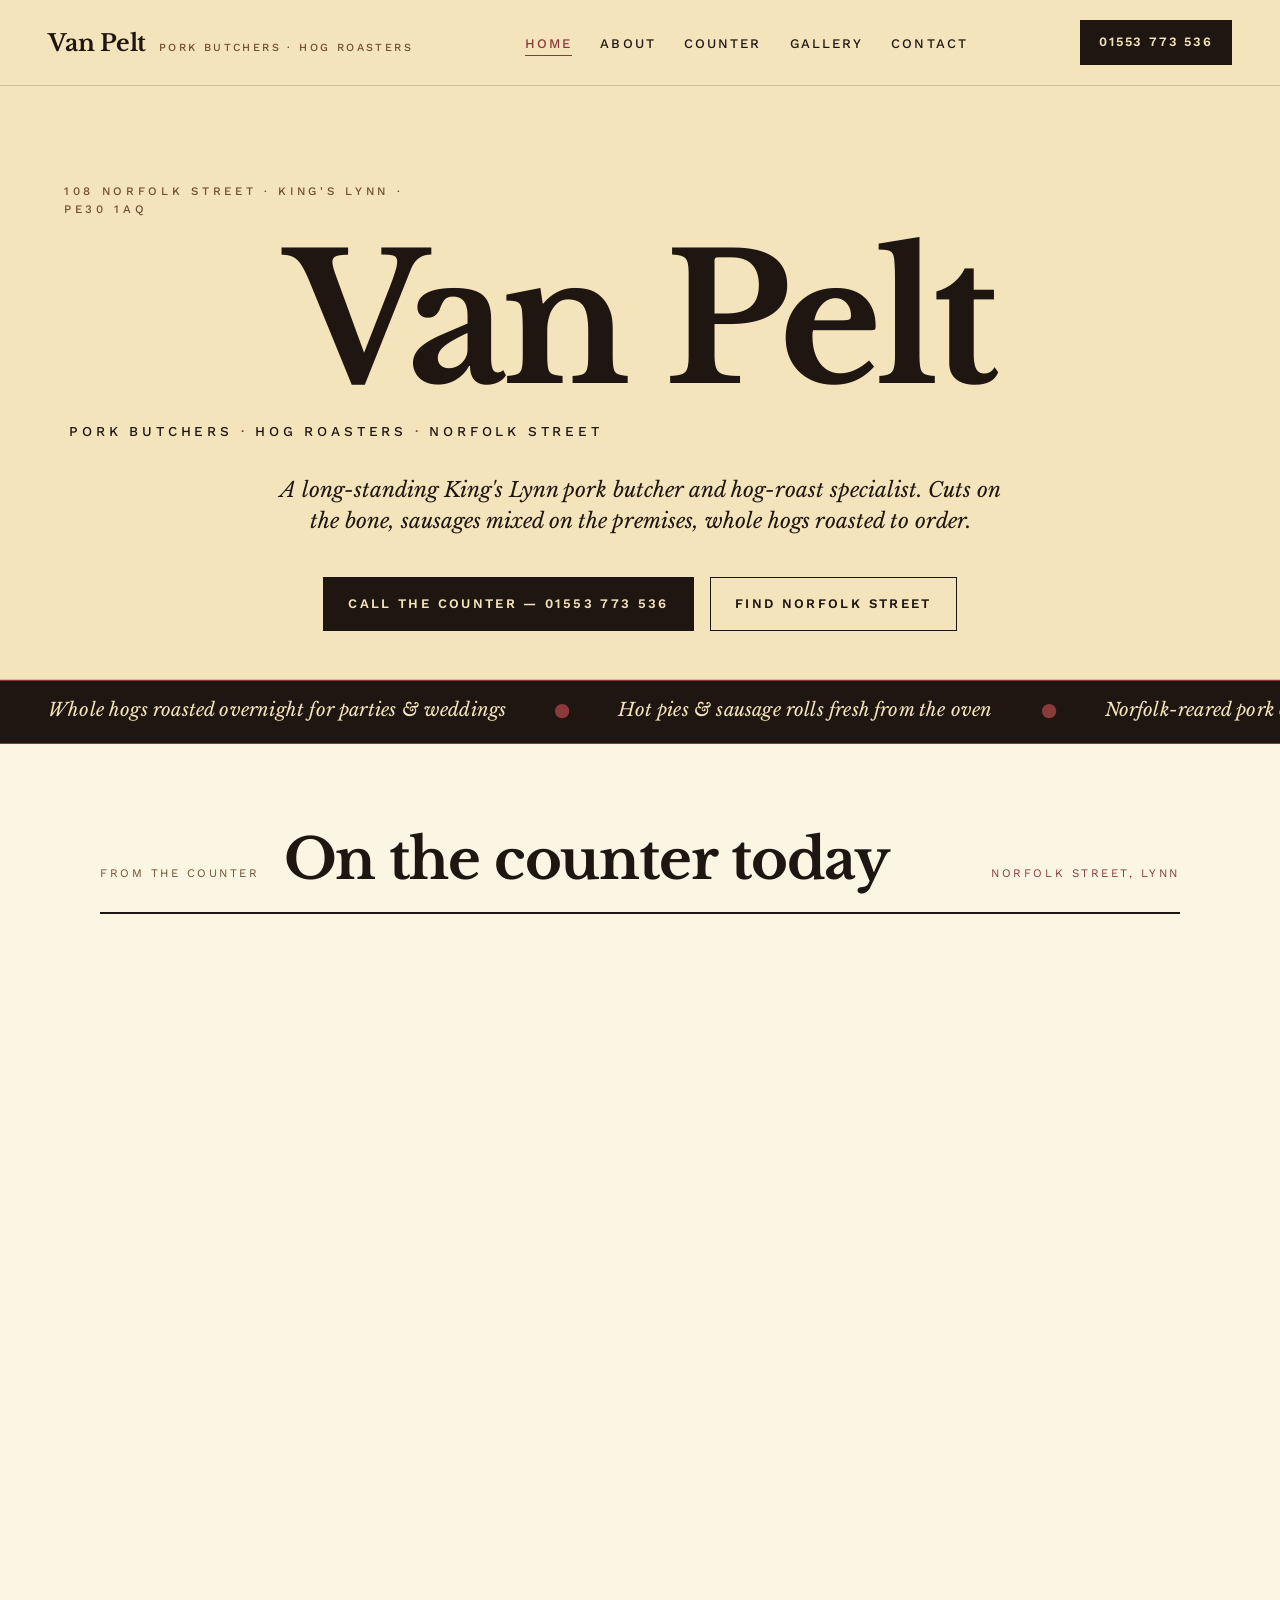
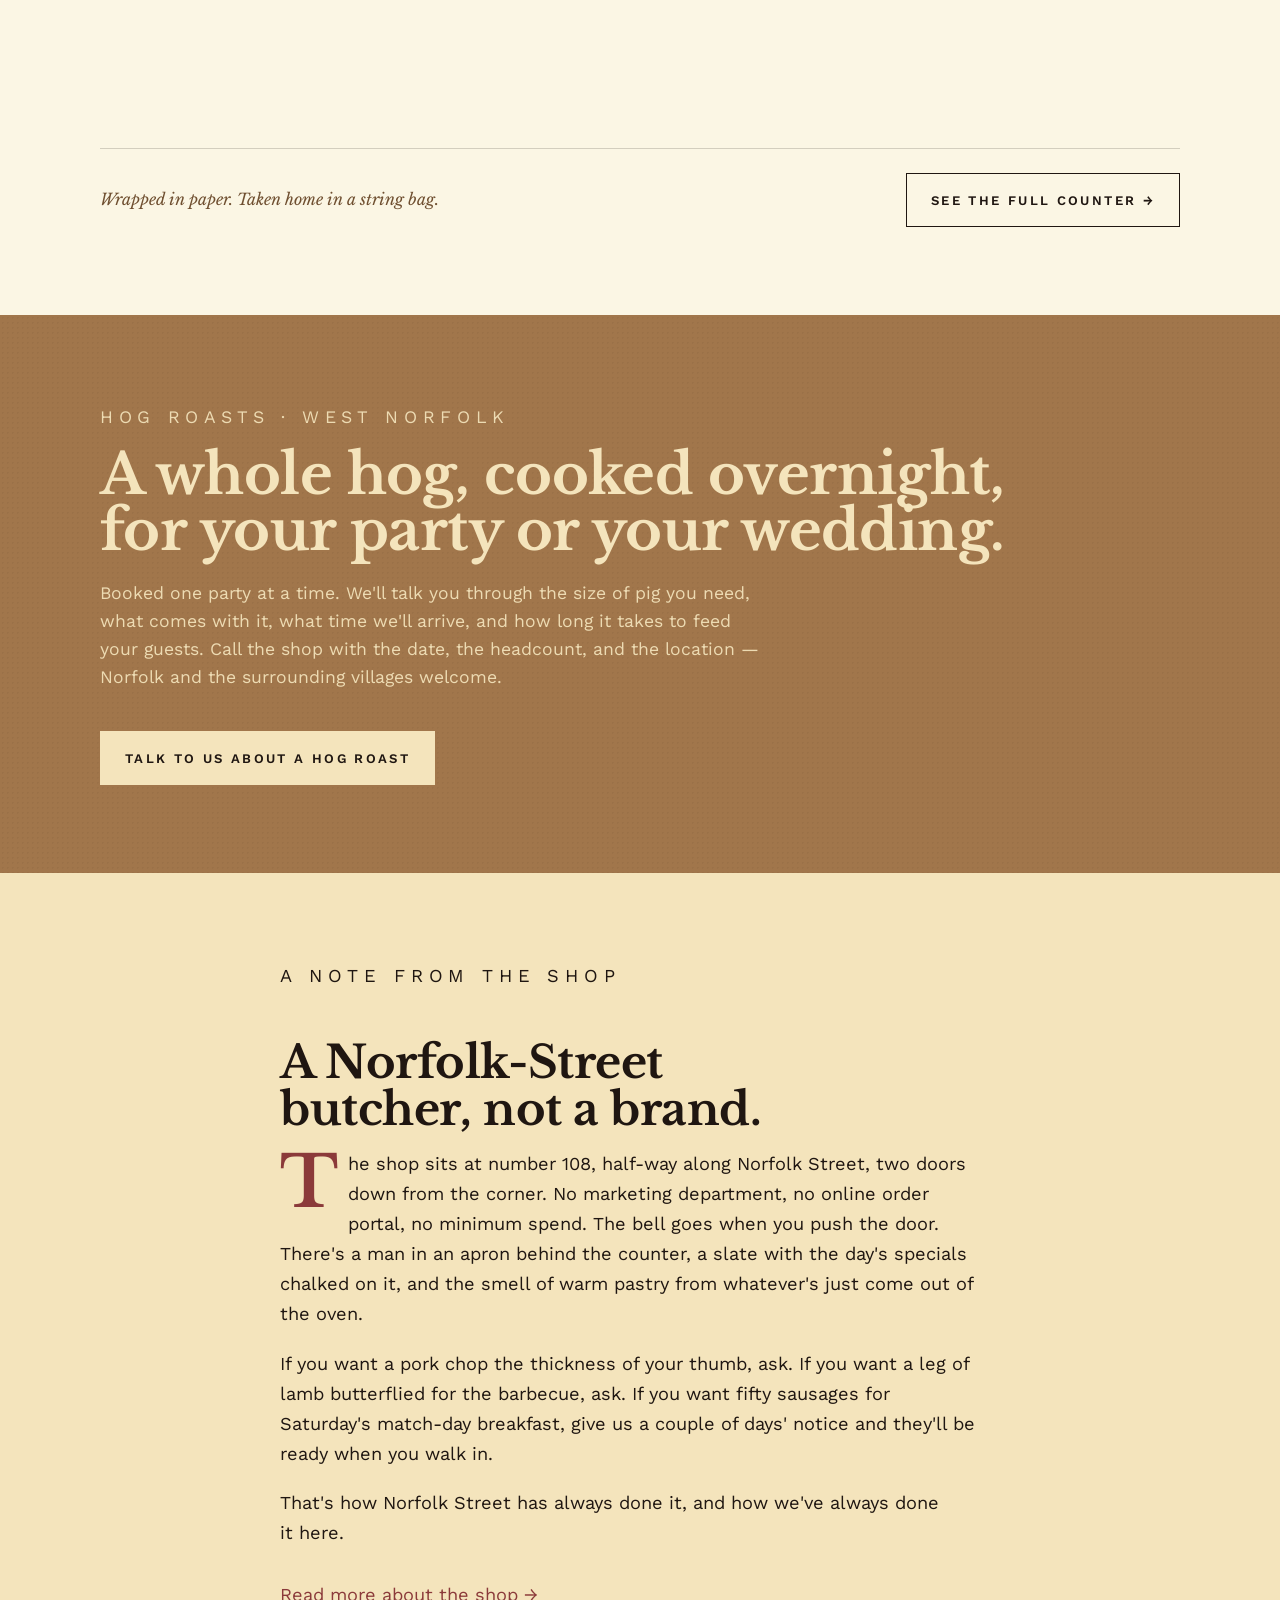
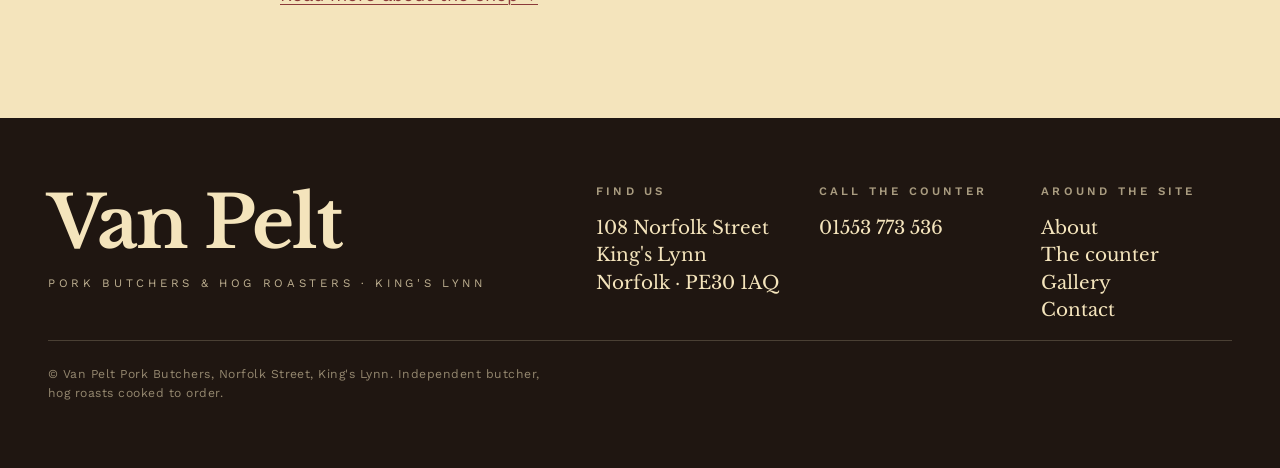
<file: index.html>
<!DOCTYPE html>
<html lang="en-GB">
<head>
  <meta charset="UTF-8">
  <meta name="viewport" content="width=device-width, initial-scale=1">
  <title>Van Pelt Pork Butchers &amp; Hog Roasters · 108 Norfolk Street · King's Lynn</title>
  <meta name="description" content="Van Pelt Pork Butchers and Hog Roasters — a long-standing pork butcher on Norfolk Street in King's Lynn. Cuts, sausages, pies, and whole hogs slow-roasted to order.">
  <meta name="theme-color" content="#8B3A3A">
  <link rel="preconnect" href="https://fonts.googleapis.com">
  <link rel="preconnect" href="https://fonts.gstatic.com" crossorigin>
  <link rel="stylesheet" href="https://fonts.googleapis.com/css2?family=Libre+Baskerville:ital,wght@0,400;0,700;1,400&family=Work+Sans:wght@400;500;600;700&display=swap">
  <link rel="stylesheet" href="style.css">
</head>
<body>

  <header class="nav">
    <a class="nav__brand" href="index.html">
      <span class="nav__brand-mark">Van Pelt</span>
      <span class="nav__brand-est">Pork Butchers · Hog Roasters</span>
    </a>
    <nav>
      <ul class="nav__links">
        <li><a href="index.html" class="is-active">Home</a></li>
        <li><a href="about.html">About</a></li>
        <li><a href="services.html">Counter</a></li>
        <li><a href="gallery.html">Gallery</a></li>
        <li><a href="contact.html">Contact</a></li>
      </ul>
    </nav>
    <a class="nav__cta" href="tel:01553773536">01553 773 536</a>
  </header>

  <main>

    <section class="masthead">
      <div class="masthead__inner">
        <p class="masthead__eyebrow">108 Norfolk Street · King's Lynn · PE30 1AQ</p>
        <h1 class="masthead__h1">Van Pelt</h1>
        <p class="masthead__subtitle">Pork Butchers <span>·</span> Hog Roasters <span>·</span> Norfolk Street</p>
        <p class="masthead__lede">A long-standing King's Lynn pork butcher and hog-roast specialist. Cuts on the bone, sausages mixed on the premises, whole hogs roasted to order.</p>
        <div class="masthead__actions">
          <a class="btn btn--primary" href="tel:01553773536">Call the counter — 01553 773 536</a>
          <a class="btn btn--ghost" href="contact.html">Find Norfolk Street</a>
        </div>
      </div>
    </section>

    <div class="marquee" aria-hidden="true">
      <div class="marquee__track">
        <span class="marquee__item">Whole hogs roasted overnight for parties &amp; weddings</span>
        <span class="marquee__dot">●</span>
        <span class="marquee__item">Hot pies &amp; sausage rolls fresh from the oven</span>
        <span class="marquee__dot">●</span>
        <span class="marquee__item">Norfolk-reared pork on the counter</span>
        <span class="marquee__dot">●</span>
        <span class="marquee__item">Special orders cut to your spec — ask at the counter</span>
        <span class="marquee__dot">●</span>
        <span class="marquee__item">Whole hogs roasted overnight for parties &amp; weddings</span>
        <span class="marquee__dot">●</span>
        <span class="marquee__item">Hot pies &amp; sausage rolls fresh from the oven</span>
        <span class="marquee__dot">●</span>
        <span class="marquee__item">Norfolk-reared pork on the counter</span>
        <span class="marquee__dot">●</span>
        <span class="marquee__item">Special orders cut to your spec — ask at the counter</span>
        <span class="marquee__dot">●</span>
      </div>
    </div>

    <section class="counter">
      <div class="counter__inner">
        <div class="counter__head">
          <p class="counter__head-date">From the counter</p>
          <h2>On the counter today</h2>
          <p class="counter__head-tag">Norfolk Street, Lynn</p>
        </div>

        <ul class="counter__list">

          <li class="counter__row">
            <span class="counter__row-no">No. i</span>
            <div class="counter__row-name">
              Pork on the bone &amp; off the bone
              <small>Chops, loin joints, belly, shoulder and trimmings. Local Norfolk pork, butchered on site. Cut to your weight at the counter.</small>
            </div>
            <span class="counter__row-tag">Counter</span>
          </li>

          <li class="counter__row">
            <span class="counter__row-no">No. ii</span>
            <div class="counter__row-name">
              House sausages &amp; sausage rolls
              <small>Mixed and cased on the premises. Hot sausage rolls from the oven through the day.</small>
            </div>
            <span class="counter__row-tag">Made on site</span>
          </li>

          <li class="counter__row">
            <span class="counter__row-no">No. iii</span>
            <div class="counter__row-name">
              Hot &amp; cold pies
              <small>Pork pies, traditional savouries — kept hot under the counter and cold in the cabinet for taking home.</small>
            </div>
            <span class="counter__row-tag">Hot from the oven</span>
          </li>

          <li class="counter__row">
            <span class="counter__row-no">No. iv</span>
            <div class="counter__row-name">
              Hog roasts to order
              <small>Whole hogs slow-cooked overnight for weddings, parties, christenings and village events. Booked in advance — call us with the date and the headcount.</small>
            </div>
            <span class="counter__row-tag">Bookings · 01553 773 536</span>
          </li>

          <li class="counter__row">
            <span class="counter__row-no">No. v</span>
            <div class="counter__row-name">
              Beef, lamb &amp; poultry
              <small>Traditional cuts hung for flavour. Specials and special orders — ask the butcher at the counter, or call ahead.</small>
            </div>
            <span class="counter__row-tag">Special orders welcome</span>
          </li>

          <li class="counter__row">
            <span class="counter__row-no">No. vi</span>
            <div class="counter__row-name">
              Cheese &amp; cooked meats
              <small>A small range of cheeses and house-cooked meats to round out the order — hams, tongue, gammon and more.</small>
            </div>
            <span class="counter__row-tag">Cabinet</span>
          </li>

        </ul>

        <div class="counter__foot">
          <p>Wrapped in paper. Taken home in a string bag.</p>
          <a class="btn btn--ghost" href="services.html">See the full counter →</a>
        </div>
      </div>
    </section>

    <section class="slab">
      <div class="slab__inner">
        <p class="slab__eyebrow">Hog roasts · West Norfolk</p>
        <h2>A whole hog, cooked overnight, for your party or your wedding.</h2>
        <p>Booked one party at a time. We'll talk you through the size of pig you need, what comes with it, what time we'll arrive, and how long it takes to feed your guests. Call the shop with the date, the headcount, and the location — Norfolk and the surrounding villages welcome.</p>
        <a class="btn btn--primary" href="tel:01553773536">Talk to us about a hog roast</a>
      </div>
    </section>

    <section class="prose">
      <div class="prose__inner">
        <p class="prose__eyebrow">A note from the shop</p>
        <h2 style="font-size: clamp(1.8rem, 3vw + 1rem, 2.8rem); line-height: 1.05;">A Norfolk-Street butcher, not a brand.</h2>
        <p class="prose__dropcap">The shop sits at number 108, half-way along Norfolk Street, two doors down from the corner. No marketing department, no online order portal, no minimum spend. The bell goes when you push the door. There's a man in an apron behind the counter, a slate with the day's specials chalked on it, and the smell of warm pastry from whatever's just come out of the oven.</p>
        <p>If you want a pork chop the thickness of your thumb, ask. If you want a leg of lamb butterflied for the barbecue, ask. If you want fifty sausages for Saturday's match-day breakfast, give us a couple of days' notice and they'll be ready when you walk in.</p>
        <p>That's how Norfolk Street has always done it, and how we've always done it here.</p>
        <p style="margin-top: 2rem;"><a href="about.html">Read more about the shop →</a></p>
      </div>
    </section>

  </main>

  <footer class="foot">
    <div class="foot__inner">
      <div>
        <p class="foot__lockup">Van Pelt</p>
        <p class="foot__sub">Pork Butchers &amp; Hog Roasters · King's Lynn</p>
      </div>
      <div class="foot__cols">
        <div class="foot__col">
          <h4>Find us</h4>
          <p>108 Norfolk Street<br>King's Lynn<br>Norfolk · PE30 1AQ</p>
        </div>
        <div class="foot__col">
          <h4>Call the counter</h4>
          <a href="tel:01553773536">01553 773 536</a>
        </div>
        <div class="foot__col">
          <h4>Around the site</h4>
          <a href="about.html">About</a>
          <a href="services.html">The counter</a>
          <a href="gallery.html">Gallery</a>
          <a href="contact.html">Contact</a>
        </div>
      </div>
    </div>
    <div class="foot__inner foot__rule">
      <p>© Van Pelt Pork Butchers, Norfolk Street, King's Lynn. Independent butcher, hog roasts cooked to order.</p>
    </div>
  </footer>

</body>
</html>
</file>
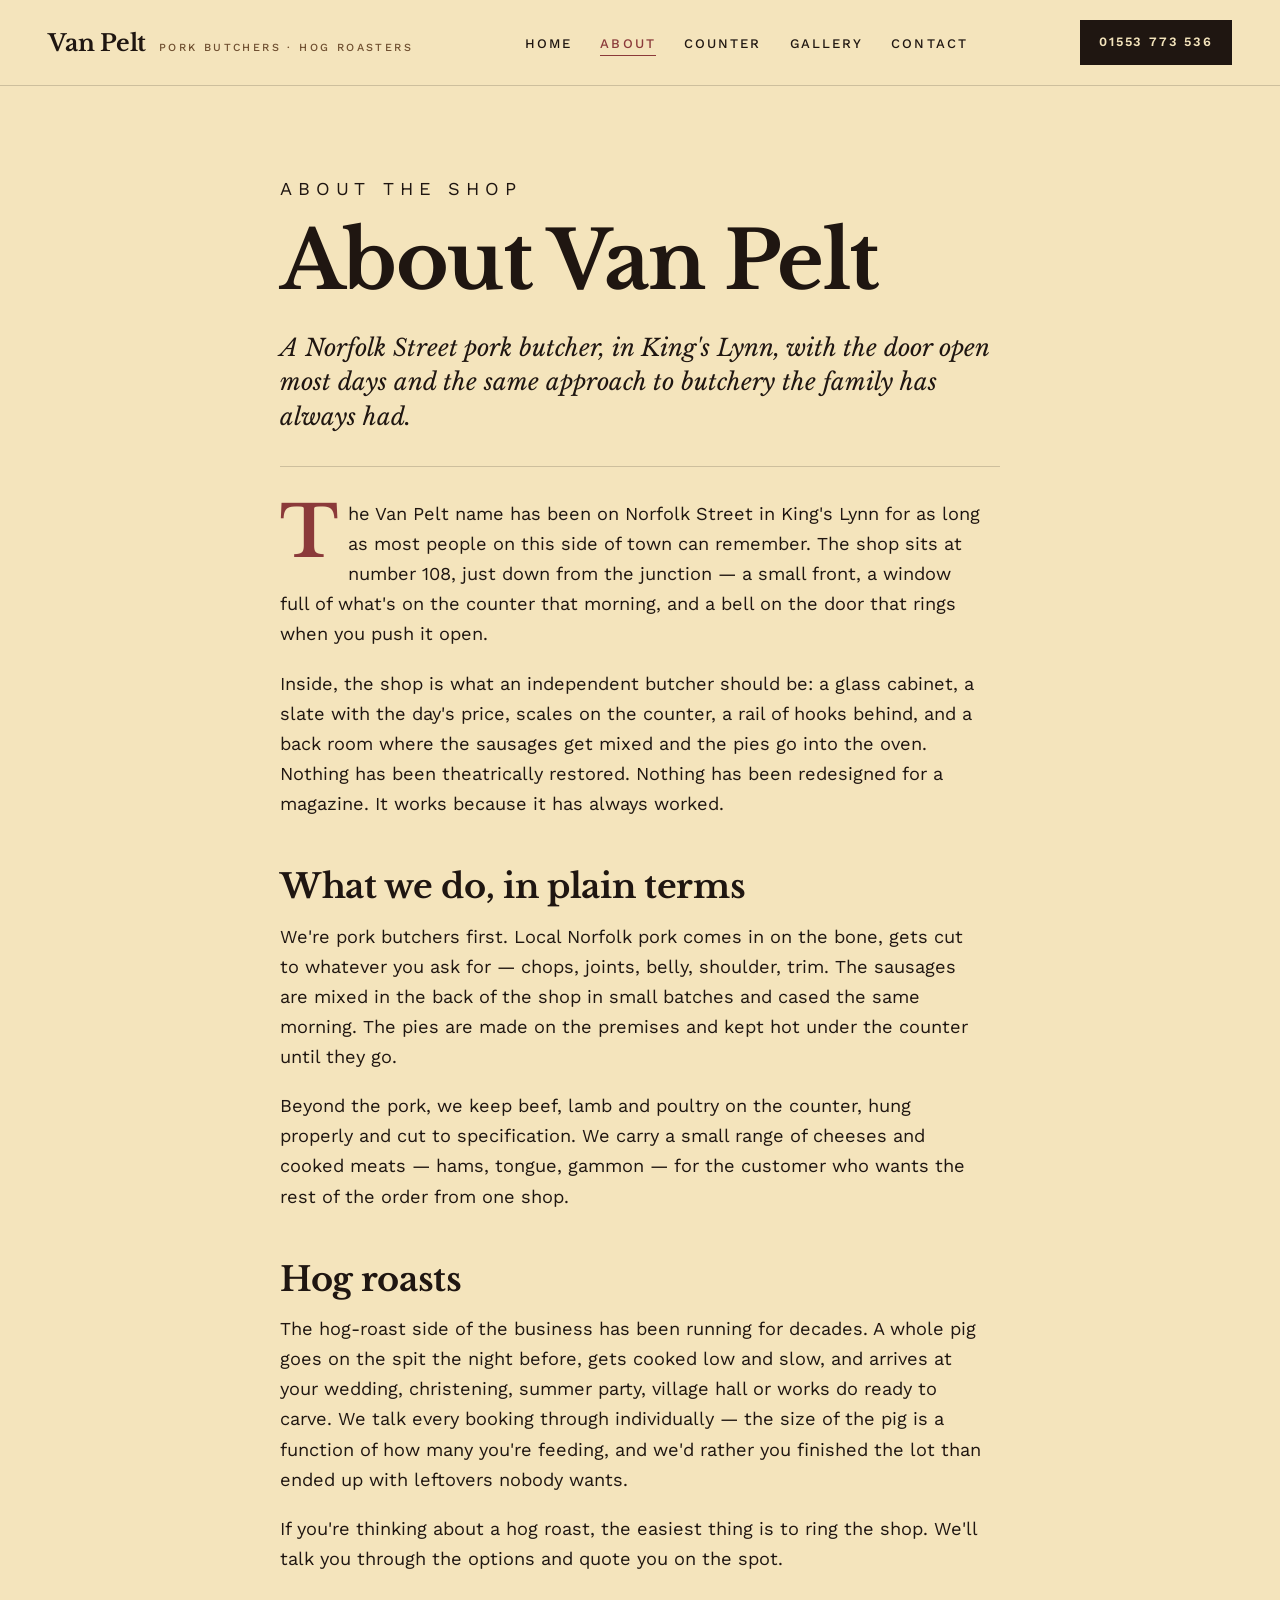
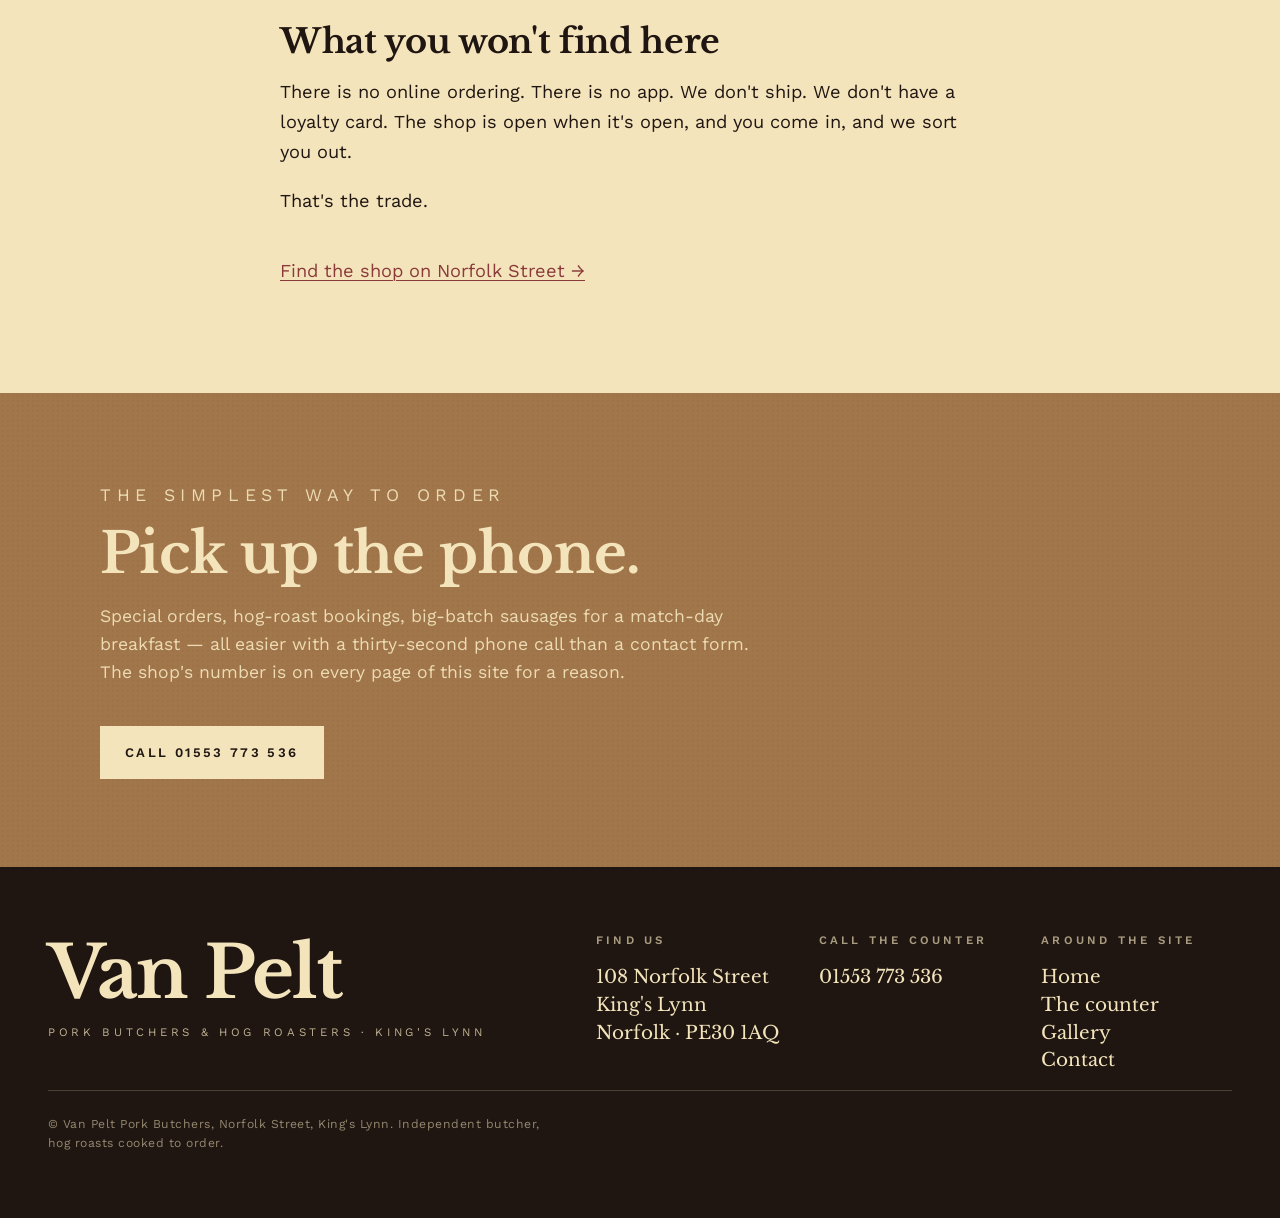
<file: about.html>
<!DOCTYPE html>
<html lang="en-GB">
<head>
  <meta charset="UTF-8">
  <meta name="viewport" content="width=device-width, initial-scale=1">
  <title>About Van Pelt · A Norfolk Street pork butcher · King's Lynn</title>
  <meta name="description" content="Van Pelt is a long-standing King's Lynn pork butcher and hog-roast specialist on Norfolk Street. Independent. Family-trade. Pork on the bone, sausages mixed in the back room, hogs roasted to order.">
  <meta name="theme-color" content="#8B3A3A">
  <link rel="preconnect" href="https://fonts.googleapis.com">
  <link rel="preconnect" href="https://fonts.gstatic.com" crossorigin>
  <link rel="stylesheet" href="https://fonts.googleapis.com/css2?family=Libre+Baskerville:ital,wght@0,400;0,700;1,400&family=Work+Sans:wght@400;500;600;700&display=swap">
  <link rel="stylesheet" href="style.css">
</head>
<body>

  <header class="nav">
    <a class="nav__brand" href="index.html">
      <span class="nav__brand-mark">Van Pelt</span>
      <span class="nav__brand-est">Pork Butchers · Hog Roasters</span>
    </a>
    <nav>
      <ul class="nav__links">
        <li><a href="index.html">Home</a></li>
        <li><a href="about.html" class="is-active">About</a></li>
        <li><a href="services.html">Counter</a></li>
        <li><a href="gallery.html">Gallery</a></li>
        <li><a href="contact.html">Contact</a></li>
      </ul>
    </nav>
    <a class="nav__cta" href="tel:01553773536">01553 773 536</a>
  </header>

  <main>

    <section class="prose">
      <div class="prose__inner">
        <p class="prose__eyebrow">About the shop</p>
        <h1>About Van Pelt</h1>

        <p class="lede">A Norfolk Street pork butcher, in King's Lynn, with the door open most days and the same approach to butchery the family has always had.</p>

        <p class="prose__dropcap">The Van Pelt name has been on Norfolk Street in King's Lynn for as long as most people on this side of town can remember. The shop sits at number 108, just down from the junction — a small front, a window full of what's on the counter that morning, and a bell on the door that rings when you push it open.</p>

        <p>Inside, the shop is what an independent butcher should be: a glass cabinet, a slate with the day's price, scales on the counter, a rail of hooks behind, and a back room where the sausages get mixed and the pies go into the oven. Nothing has been theatrically restored. Nothing has been redesigned for a magazine. It works because it has always worked.</p>

        <h2>What we do, in plain terms</h2>

        <p>We're pork butchers first. Local Norfolk pork comes in on the bone, gets cut to whatever you ask for — chops, joints, belly, shoulder, trim. The sausages are mixed in the back of the shop in small batches and cased the same morning. The pies are made on the premises and kept hot under the counter until they go.</p>

        <p>Beyond the pork, we keep beef, lamb and poultry on the counter, hung properly and cut to specification. We carry a small range of cheeses and cooked meats — hams, tongue, gammon — for the customer who wants the rest of the order from one shop.</p>

        <h2>Hog roasts</h2>

        <p>The hog-roast side of the business has been running for decades. A whole pig goes on the spit the night before, gets cooked low and slow, and arrives at your wedding, christening, summer party, village hall or works do ready to carve. We talk every booking through individually — the size of the pig is a function of how many you're feeding, and we'd rather you finished the lot than ended up with leftovers nobody wants.</p>

        <p>If you're thinking about a hog roast, the easiest thing is to ring the shop. We'll talk you through the options and quote you on the spot.</p>

        <h2>What you won't find here</h2>

        <p>There is no online ordering. There is no app. We don't ship. We don't have a loyalty card. The shop is open when it's open, and you come in, and we sort you out.</p>

        <p>That's the trade.</p>

        <p style="margin-top: 2.5rem;"><a href="contact.html">Find the shop on Norfolk Street →</a></p>

      </div>
    </section>

    <section class="slab">
      <div class="slab__inner">
        <p class="slab__eyebrow">The simplest way to order</p>
        <h2>Pick up the phone.</h2>
        <p>Special orders, hog-roast bookings, big-batch sausages for a match-day breakfast — all easier with a thirty-second phone call than a contact form. The shop's number is on every page of this site for a reason.</p>
        <a class="btn btn--primary" href="tel:01553773536">Call 01553 773 536</a>
      </div>
    </section>

  </main>

  <footer class="foot">
    <div class="foot__inner">
      <div>
        <p class="foot__lockup">Van Pelt</p>
        <p class="foot__sub">Pork Butchers &amp; Hog Roasters · King's Lynn</p>
      </div>
      <div class="foot__cols">
        <div class="foot__col">
          <h4>Find us</h4>
          <p>108 Norfolk Street<br>King's Lynn<br>Norfolk · PE30 1AQ</p>
        </div>
        <div class="foot__col">
          <h4>Call the counter</h4>
          <a href="tel:01553773536">01553 773 536</a>
        </div>
        <div class="foot__col">
          <h4>Around the site</h4>
          <a href="index.html">Home</a>
          <a href="services.html">The counter</a>
          <a href="gallery.html">Gallery</a>
          <a href="contact.html">Contact</a>
        </div>
      </div>
    </div>
    <div class="foot__inner foot__rule">
      <p>© Van Pelt Pork Butchers, Norfolk Street, King's Lynn. Independent butcher, hog roasts cooked to order.</p>
    </div>
  </footer>

</body>
</html>
</file>
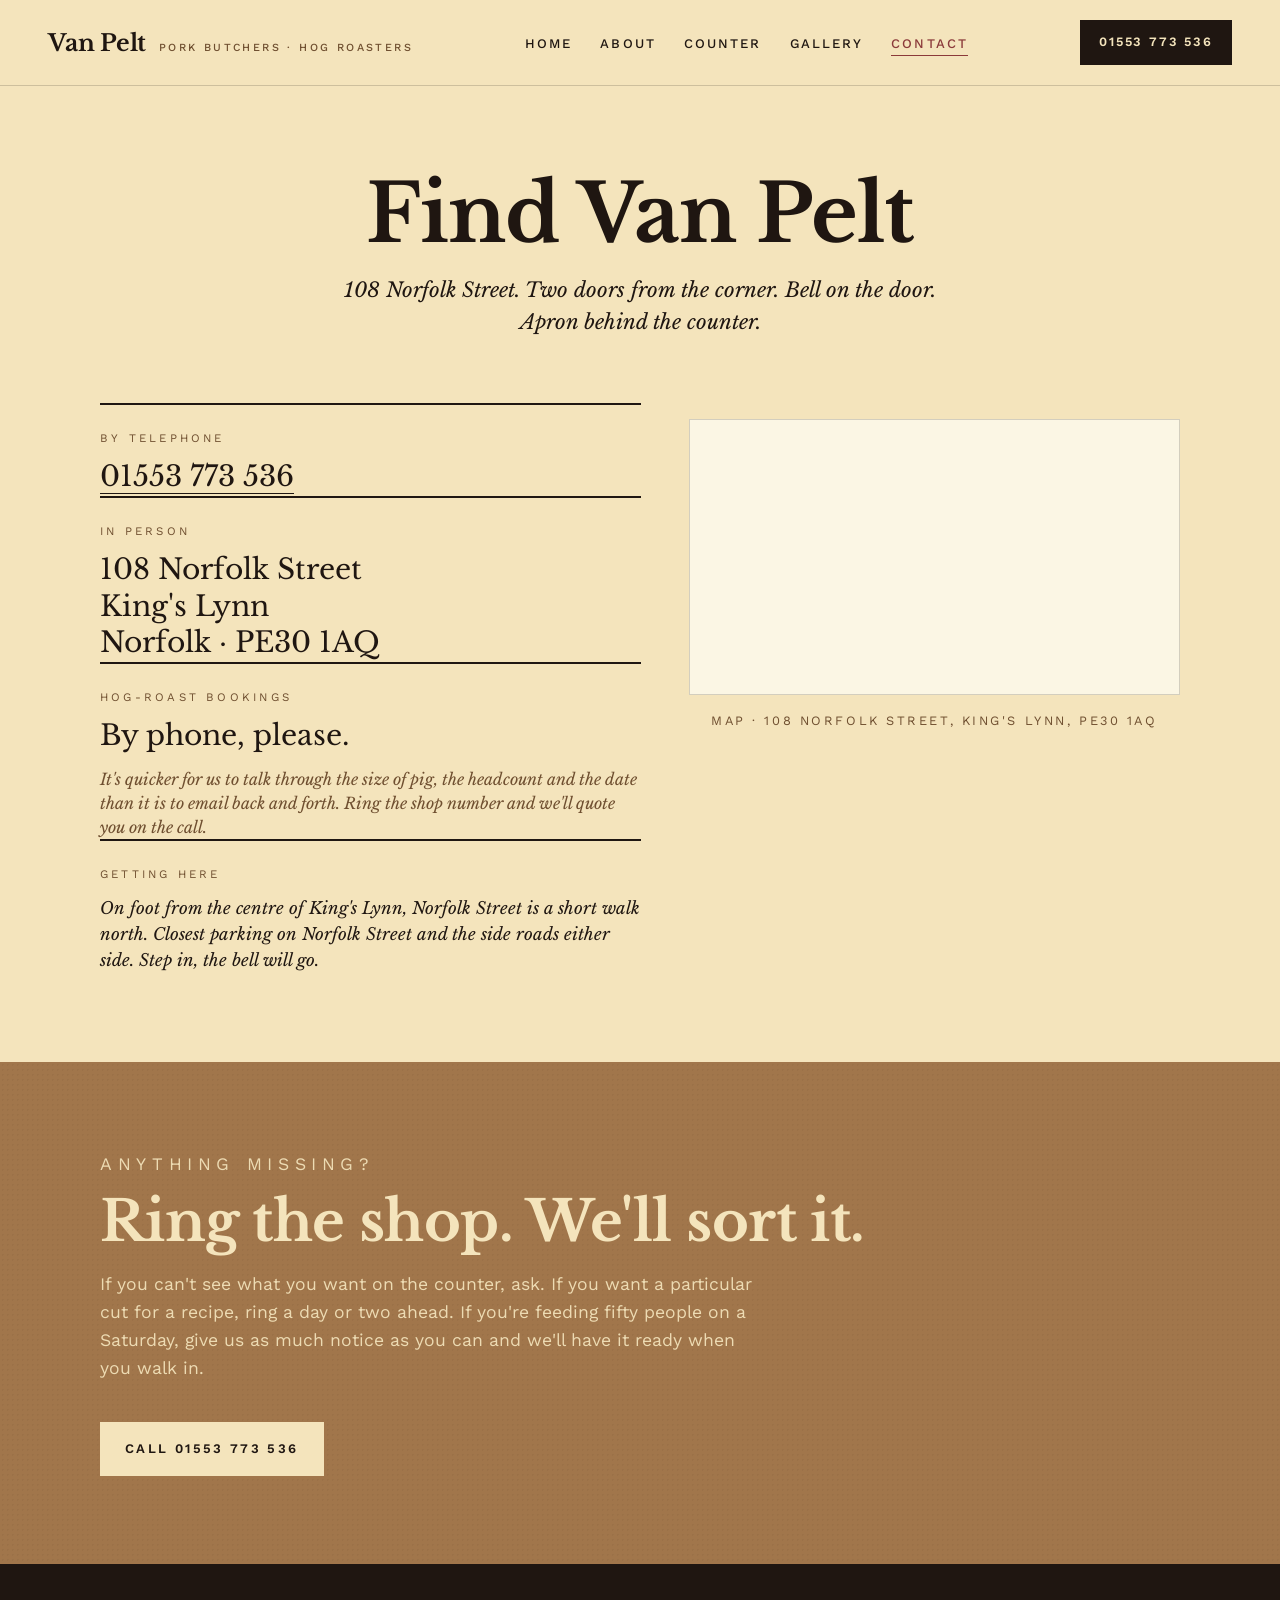
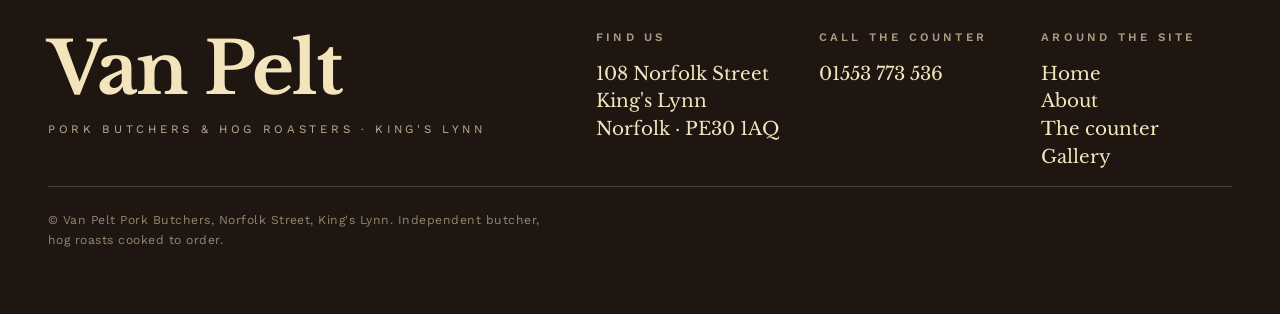
<file: contact.html>
<!DOCTYPE html>
<html lang="en-GB">
<head>
  <meta charset="UTF-8">
  <meta name="viewport" content="width=device-width, initial-scale=1">
  <title>Contact &amp; Find Us · Van Pelt Pork Butchers · 108 Norfolk Street, King's Lynn</title>
  <meta name="description" content="Van Pelt Pork Butchers is at 108 Norfolk Street, King's Lynn, PE30 1AQ. Phone 01553 773 536. Walk in, call ahead, or book a hog roast.">
  <meta name="theme-color" content="#8B3A3A">
  <link rel="preconnect" href="https://fonts.googleapis.com">
  <link rel="preconnect" href="https://fonts.gstatic.com" crossorigin>
  <link rel="stylesheet" href="https://fonts.googleapis.com/css2?family=Libre+Baskerville:ital,wght@0,400;0,700;1,400&family=Work+Sans:wght@400;500;600;700&display=swap">
  <link rel="stylesheet" href="style.css">
</head>
<body>

  <header class="nav">
    <a class="nav__brand" href="index.html">
      <span class="nav__brand-mark">Van Pelt</span>
      <span class="nav__brand-est">Pork Butchers · Hog Roasters</span>
    </a>
    <nav>
      <ul class="nav__links">
        <li><a href="index.html">Home</a></li>
        <li><a href="about.html">About</a></li>
        <li><a href="services.html">Counter</a></li>
        <li><a href="gallery.html">Gallery</a></li>
        <li><a href="contact.html" class="is-active">Contact</a></li>
      </ul>
    </nav>
    <a class="nav__cta" href="tel:01553773536">01553 773 536</a>
  </header>

  <main>

    <section class="contact">
      <div class="contact__inner">

        <div class="contact__head">
          <h1>Find Van Pelt</h1>
          <p>108 Norfolk Street. Two doors from the corner. Bell on the door. Apron behind the counter.</p>
        </div>

        <div class="contact__grid">

          <div>
            <div class="contact__block">
              <p class="contact__block-label">By telephone</p>
              <p class="contact__block-value"><a href="tel:01553773536">01553&nbsp;773&nbsp;536</a></p>
            </div>

            <div class="contact__block">
              <p class="contact__block-label">In person</p>
              <p class="contact__block-value">
                108 Norfolk Street<br>
                King's Lynn<br>
                Norfolk · PE30 1AQ
              </p>
            </div>

            <div class="contact__block">
              <p class="contact__block-label">Hog-roast bookings</p>
              <p class="contact__block-value">By phone, please.</p>
              <p style="font-family: var(--font-display); font-style: italic; color: var(--kraft-d); margin-top: .75rem; font-size: 1rem; line-height: 1.5;">
                It's quicker for us to talk through the size of pig, the headcount and the date than it is to email back and forth. Ring the shop number and we'll quote you on the call.
              </p>
            </div>

            <div class="contact__block">
              <p class="contact__block-label">Getting here</p>
              <p style="font-family: var(--font-display); font-style: italic; color: var(--ink); margin-top: .25rem; font-size: 1.05rem; line-height: 1.55;">
                On foot from the centre of King's Lynn, Norfolk Street is a short walk north. Closest parking on Norfolk Street and the side roads either side. Step in, the bell will go.
              </p>
            </div>
          </div>

          <div>
            <div class="contact__map">
              <iframe
                src="https://www.google.com/maps?q=108+Norfolk+Street+King%27s+Lynn+PE30+1AQ&output=embed"
                loading="lazy"
                referrerpolicy="no-referrer-when-downgrade"
                title="Van Pelt Pork Butchers — 108 Norfolk Street, King's Lynn, PE30 1AQ on Google Maps"
                allowfullscreen></iframe>
            </div>
            <p style="font-family: var(--font-body); font-size: .8rem; text-transform: uppercase; letter-spacing: 0.2em; color: var(--kraft-d); margin-top: 1rem; text-align: center;">
              Map · 108 Norfolk Street, King's Lynn, PE30 1AQ
            </p>
          </div>

        </div>
      </div>
    </section>

    <section class="slab">
      <div class="slab__inner">
        <p class="slab__eyebrow">Anything missing?</p>
        <h2>Ring the shop. We'll sort it.</h2>
        <p>If you can't see what you want on the counter, ask. If you want a particular cut for a recipe, ring a day or two ahead. If you're feeding fifty people on a Saturday, give us as much notice as you can and we'll have it ready when you walk in.</p>
        <a class="btn btn--primary" href="tel:01553773536">Call 01553 773 536</a>
      </div>
    </section>

  </main>

  <footer class="foot">
    <div class="foot__inner">
      <div>
        <p class="foot__lockup">Van Pelt</p>
        <p class="foot__sub">Pork Butchers &amp; Hog Roasters · King's Lynn</p>
      </div>
      <div class="foot__cols">
        <div class="foot__col">
          <h4>Find us</h4>
          <p>108 Norfolk Street<br>King's Lynn<br>Norfolk · PE30 1AQ</p>
        </div>
        <div class="foot__col">
          <h4>Call the counter</h4>
          <a href="tel:01553773536">01553 773 536</a>
        </div>
        <div class="foot__col">
          <h4>Around the site</h4>
          <a href="index.html">Home</a>
          <a href="about.html">About</a>
          <a href="services.html">The counter</a>
          <a href="gallery.html">Gallery</a>
        </div>
      </div>
    </div>
    <div class="foot__inner foot__rule">
      <p>© Van Pelt Pork Butchers, Norfolk Street, King's Lynn. Independent butcher, hog roasts cooked to order.</p>
    </div>
  </footer>

</body>
</html>
</file>
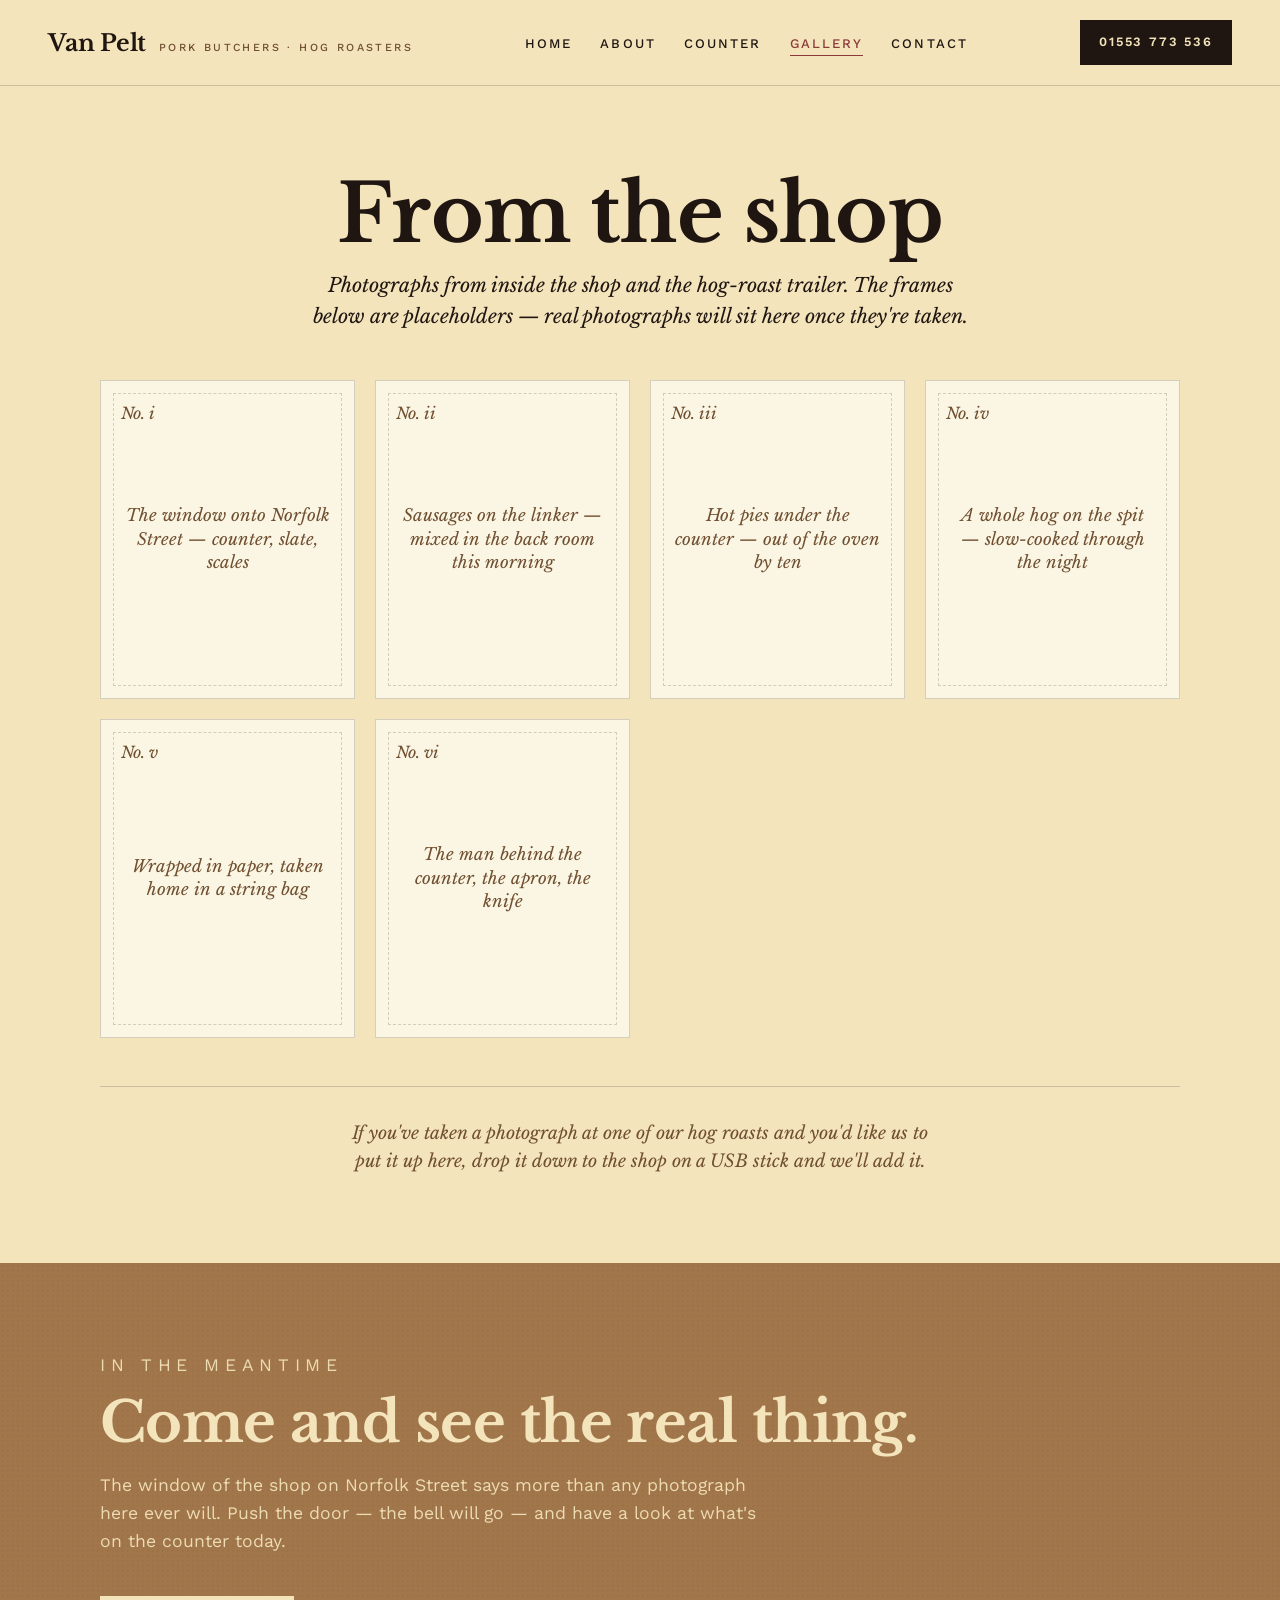
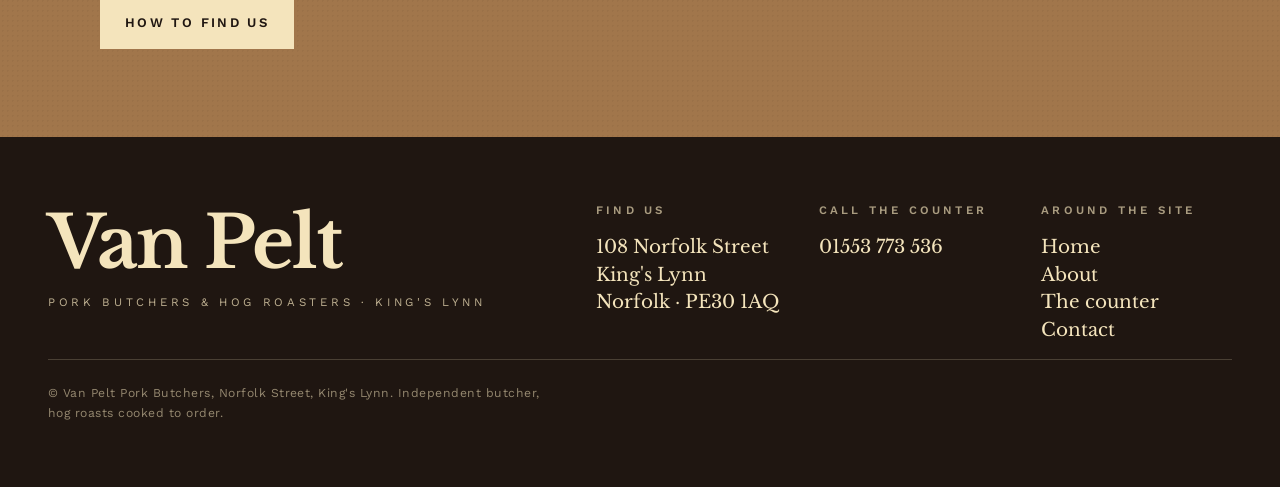
<file: gallery.html>
<!DOCTYPE html>
<html lang="en-GB">
<head>
  <meta charset="UTF-8">
  <meta name="viewport" content="width=device-width, initial-scale=1">
  <title>Gallery · Van Pelt Pork Butchers · King's Lynn</title>
  <meta name="description" content="Photographs from Van Pelt — the counter, the back room, the hog-roast trailer, the pies coming out of the oven. Coming soon.">
  <meta name="theme-color" content="#8B3A3A">
  <link rel="preconnect" href="https://fonts.googleapis.com">
  <link rel="preconnect" href="https://fonts.gstatic.com" crossorigin>
  <link rel="stylesheet" href="https://fonts.googleapis.com/css2?family=Libre+Baskerville:ital,wght@0,400;0,700;1,400&family=Work+Sans:wght@400;500;600;700&display=swap">
  <link rel="stylesheet" href="style.css">
</head>
<body>

  <header class="nav">
    <a class="nav__brand" href="index.html">
      <span class="nav__brand-mark">Van Pelt</span>
      <span class="nav__brand-est">Pork Butchers · Hog Roasters</span>
    </a>
    <nav>
      <ul class="nav__links">
        <li><a href="index.html">Home</a></li>
        <li><a href="about.html">About</a></li>
        <li><a href="services.html">Counter</a></li>
        <li><a href="gallery.html" class="is-active">Gallery</a></li>
        <li><a href="contact.html">Contact</a></li>
      </ul>
    </nav>
    <a class="nav__cta" href="tel:01553773536">01553 773 536</a>
  </header>

  <main>

    <section class="gallery">
      <div class="gallery__inner">

        <div class="gallery__head">
          <h1>From the shop</h1>
          <p>Photographs from inside the shop and the hog-roast trailer. The frames below are placeholders — real photographs will sit here once they're taken.</p>
        </div>

        <div class="gallery__plates">

          <figure class="plate">
            <span class="plate__no">No. i</span>
            <figcaption class="plate__caption">The window onto Norfolk Street — counter, slate, scales</figcaption>
          </figure>

          <figure class="plate">
            <span class="plate__no">No. ii</span>
            <figcaption class="plate__caption">Sausages on the linker — mixed in the back room this morning</figcaption>
          </figure>

          <figure class="plate">
            <span class="plate__no">No. iii</span>
            <figcaption class="plate__caption">Hot pies under the counter — out of the oven by ten</figcaption>
          </figure>

          <figure class="plate">
            <span class="plate__no">No. iv</span>
            <figcaption class="plate__caption">A whole hog on the spit — slow-cooked through the night</figcaption>
          </figure>

          <figure class="plate">
            <span class="plate__no">No. v</span>
            <figcaption class="plate__caption">Wrapped in paper, taken home in a string bag</figcaption>
          </figure>

          <figure class="plate">
            <span class="plate__no">No. vi</span>
            <figcaption class="plate__caption">The man behind the counter, the apron, the knife</figcaption>
          </figure>

        </div>

        <div class="gallery__note">
          <p>If you've taken a photograph at one of our hog roasts and you'd like us to put it up here, drop it down to the shop on a USB stick and we'll add it.</p>
        </div>

      </div>
    </section>

    <section class="slab">
      <div class="slab__inner">
        <p class="slab__eyebrow">In the meantime</p>
        <h2>Come and see the real thing.</h2>
        <p>The window of the shop on Norfolk Street says more than any photograph here ever will. Push the door — the bell will go — and have a look at what's on the counter today.</p>
        <a class="btn btn--primary" href="contact.html">How to find us</a>
      </div>
    </section>

  </main>

  <footer class="foot">
    <div class="foot__inner">
      <div>
        <p class="foot__lockup">Van Pelt</p>
        <p class="foot__sub">Pork Butchers &amp; Hog Roasters · King's Lynn</p>
      </div>
      <div class="foot__cols">
        <div class="foot__col">
          <h4>Find us</h4>
          <p>108 Norfolk Street<br>King's Lynn<br>Norfolk · PE30 1AQ</p>
        </div>
        <div class="foot__col">
          <h4>Call the counter</h4>
          <a href="tel:01553773536">01553 773 536</a>
        </div>
        <div class="foot__col">
          <h4>Around the site</h4>
          <a href="index.html">Home</a>
          <a href="about.html">About</a>
          <a href="services.html">The counter</a>
          <a href="contact.html">Contact</a>
        </div>
      </div>
    </div>
    <div class="foot__inner foot__rule">
      <p>© Van Pelt Pork Butchers, Norfolk Street, King's Lynn. Independent butcher, hog roasts cooked to order.</p>
    </div>
  </footer>

</body>
</html>
</file>
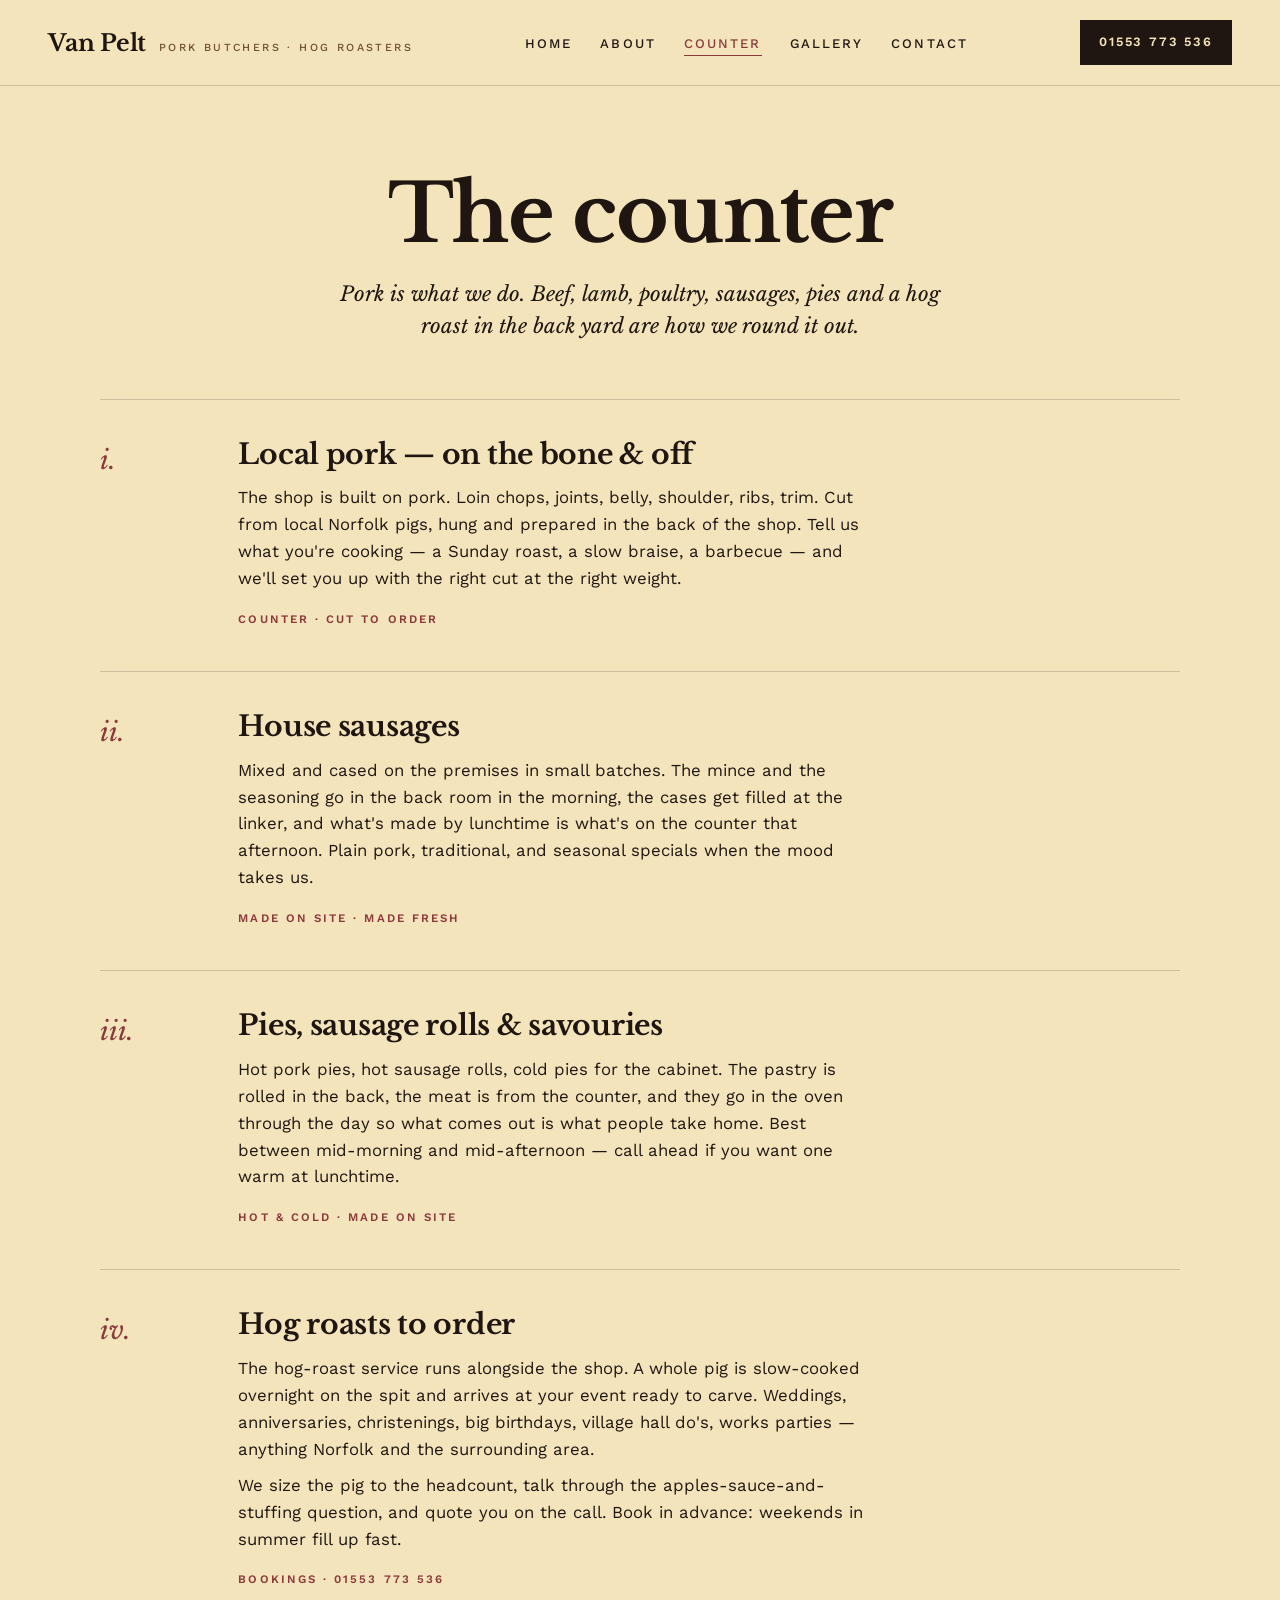
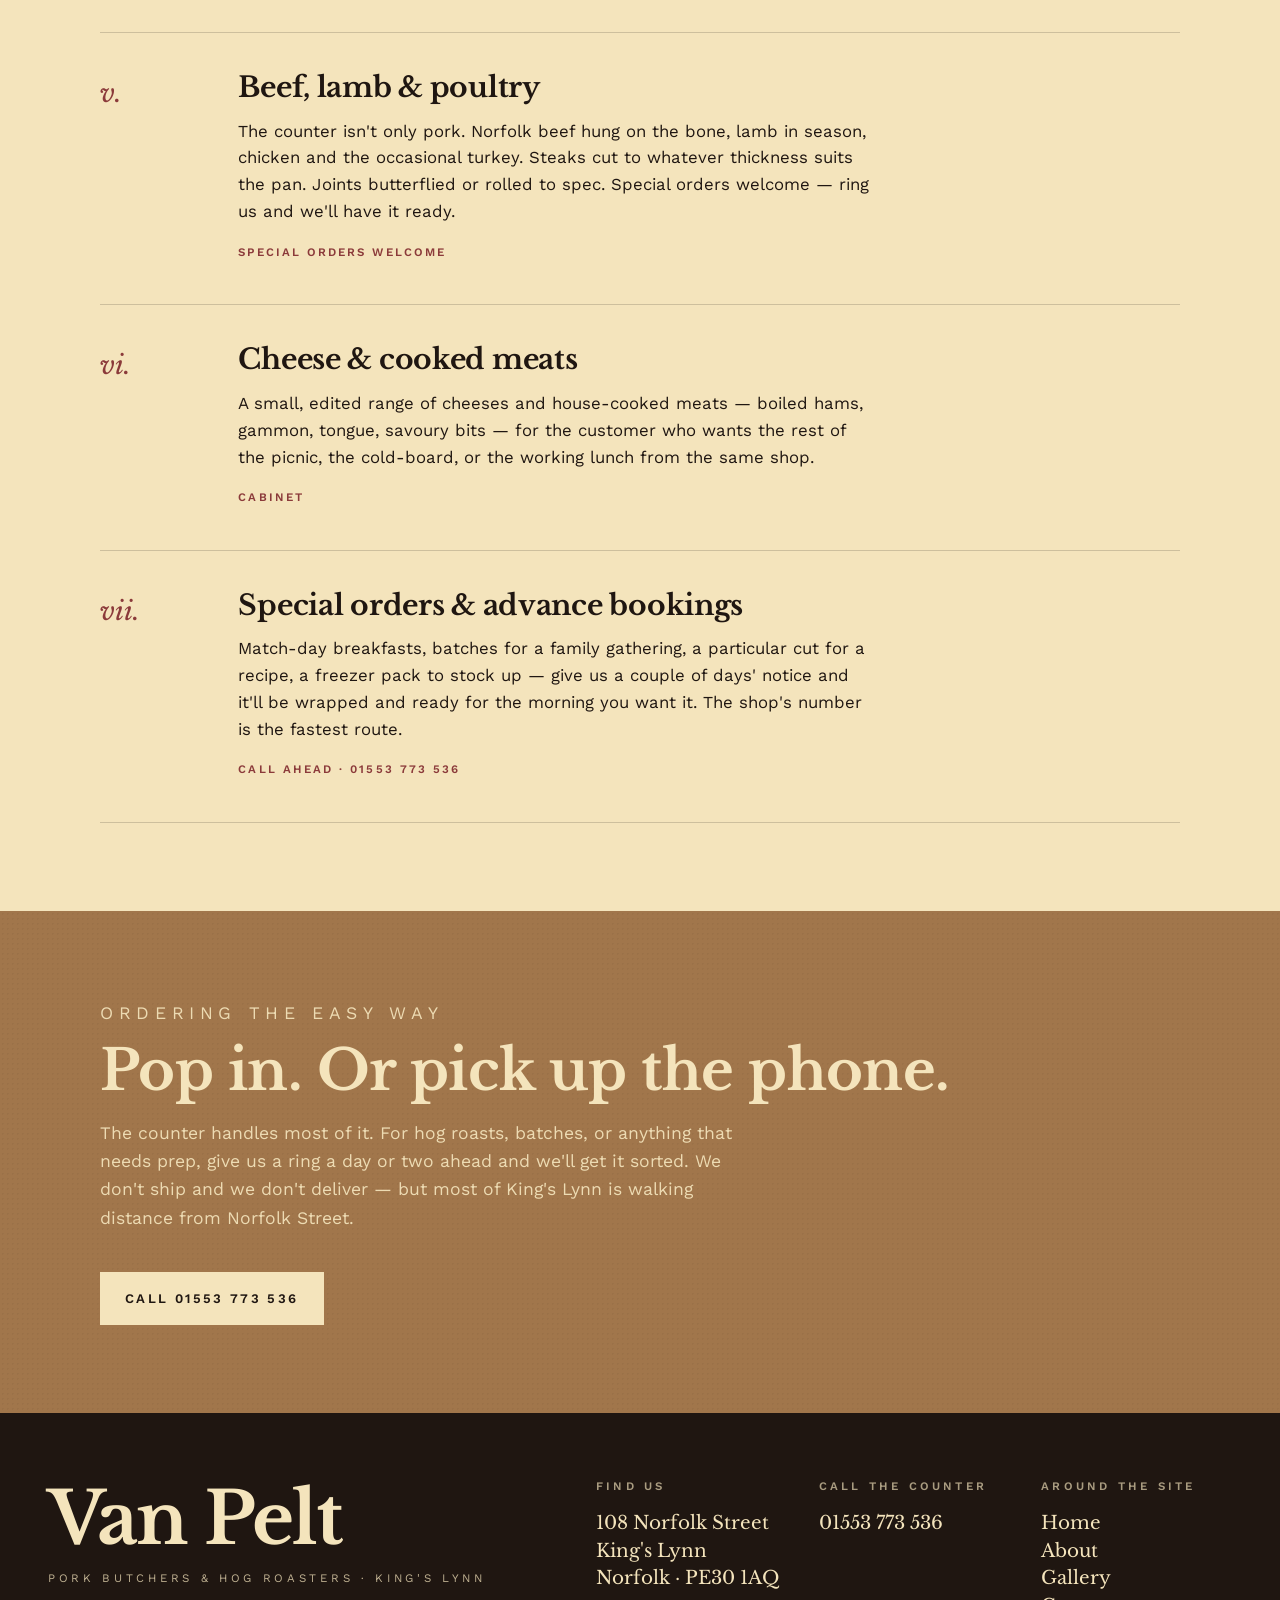
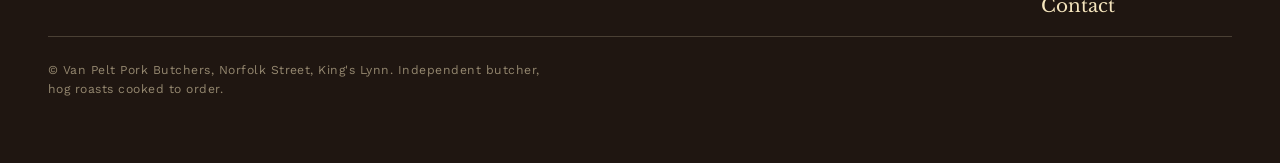
<file: services.html>
<!DOCTYPE html>
<html lang="en-GB">
<head>
  <meta charset="UTF-8">
  <meta name="viewport" content="width=device-width, initial-scale=1">
  <title>The Counter · Van Pelt Pork Butchers &amp; Hog Roasters · King's Lynn</title>
  <meta name="description" content="What's on the counter at Van Pelt — pork, beef, lamb, poultry, sausages, pies, sausage rolls, cheese, cooked meats, and hog roasts to order. 108 Norfolk Street, King's Lynn.">
  <meta name="theme-color" content="#8B3A3A">
  <link rel="preconnect" href="https://fonts.googleapis.com">
  <link rel="preconnect" href="https://fonts.gstatic.com" crossorigin>
  <link rel="stylesheet" href="https://fonts.googleapis.com/css2?family=Libre+Baskerville:ital,wght@0,400;0,700;1,400&family=Work+Sans:wght@400;500;600;700&display=swap">
  <link rel="stylesheet" href="style.css">
</head>
<body>

  <header class="nav">
    <a class="nav__brand" href="index.html">
      <span class="nav__brand-mark">Van Pelt</span>
      <span class="nav__brand-est">Pork Butchers · Hog Roasters</span>
    </a>
    <nav>
      <ul class="nav__links">
        <li><a href="index.html">Home</a></li>
        <li><a href="about.html">About</a></li>
        <li><a href="services.html" class="is-active">Counter</a></li>
        <li><a href="gallery.html">Gallery</a></li>
        <li><a href="contact.html">Contact</a></li>
      </ul>
    </nav>
    <a class="nav__cta" href="tel:01553773536">01553 773 536</a>
  </header>

  <main>

    <section class="services">
      <div class="services__inner">
        <div class="services__head">
          <h1>The counter</h1>
          <p>Pork is what we do. Beef, lamb, poultry, sausages, pies and a hog roast in the back yard are how we round it out.</p>
        </div>

        <div class="services__list">

          <article class="service">
            <p class="service__no">i.</p>
            <div class="service__body">
              <h3>Local pork — on the bone &amp; off</h3>
              <p>The shop is built on pork. Loin chops, joints, belly, shoulder, ribs, trim. Cut from local Norfolk pigs, hung and prepared in the back of the shop. Tell us what you're cooking — a Sunday roast, a slow braise, a barbecue — and we'll set you up with the right cut at the right weight.</p>
              <span class="tag">Counter · cut to order</span>
            </div>
          </article>

          <article class="service">
            <p class="service__no">ii.</p>
            <div class="service__body">
              <h3>House sausages</h3>
              <p>Mixed and cased on the premises in small batches. The mince and the seasoning go in the back room in the morning, the cases get filled at the linker, and what's made by lunchtime is what's on the counter that afternoon. Plain pork, traditional, and seasonal specials when the mood takes us.</p>
              <span class="tag">Made on site · made fresh</span>
            </div>
          </article>

          <article class="service">
            <p class="service__no">iii.</p>
            <div class="service__body">
              <h3>Pies, sausage rolls &amp; savouries</h3>
              <p>Hot pork pies, hot sausage rolls, cold pies for the cabinet. The pastry is rolled in the back, the meat is from the counter, and they go in the oven through the day so what comes out is what people take home. Best between mid-morning and mid-afternoon — call ahead if you want one warm at lunchtime.</p>
              <span class="tag">Hot &amp; cold · made on site</span>
            </div>
          </article>

          <article class="service">
            <p class="service__no">iv.</p>
            <div class="service__body">
              <h3>Hog roasts to order</h3>
              <p>The hog-roast service runs alongside the shop. A whole pig is slow-cooked overnight on the spit and arrives at your event ready to carve. Weddings, anniversaries, christenings, big birthdays, village hall do's, works parties — anything Norfolk and the surrounding area.</p>
              <p>We size the pig to the headcount, talk through the apples-sauce-and-stuffing question, and quote you on the call. Book in advance: weekends in summer fill up fast.</p>
              <span class="tag">Bookings · 01553 773 536</span>
            </div>
          </article>

          <article class="service">
            <p class="service__no">v.</p>
            <div class="service__body">
              <h3>Beef, lamb &amp; poultry</h3>
              <p>The counter isn't only pork. Norfolk beef hung on the bone, lamb in season, chicken and the occasional turkey. Steaks cut to whatever thickness suits the pan. Joints butterflied or rolled to spec. Special orders welcome — ring us and we'll have it ready.</p>
              <span class="tag">Special orders welcome</span>
            </div>
          </article>

          <article class="service">
            <p class="service__no">vi.</p>
            <div class="service__body">
              <h3>Cheese &amp; cooked meats</h3>
              <p>A small, edited range of cheeses and house-cooked meats — boiled hams, gammon, tongue, savoury bits — for the customer who wants the rest of the picnic, the cold-board, or the working lunch from the same shop.</p>
              <span class="tag">Cabinet</span>
            </div>
          </article>

          <article class="service">
            <p class="service__no">vii.</p>
            <div class="service__body">
              <h3>Special orders &amp; advance bookings</h3>
              <p>Match-day breakfasts, batches for a family gathering, a particular cut for a recipe, a freezer pack to stock up — give us a couple of days' notice and it'll be wrapped and ready for the morning you want it. The shop's number is the fastest route.</p>
              <span class="tag">Call ahead · 01553 773 536</span>
            </div>
          </article>

        </div>
      </div>
    </section>

    <section class="slab">
      <div class="slab__inner">
        <p class="slab__eyebrow">Ordering the easy way</p>
        <h2>Pop in. Or pick up the phone.</h2>
        <p>The counter handles most of it. For hog roasts, batches, or anything that needs prep, give us a ring a day or two ahead and we'll get it sorted. We don't ship and we don't deliver — but most of King's Lynn is walking distance from Norfolk Street.</p>
        <a class="btn btn--primary" href="tel:01553773536">Call 01553 773 536</a>
      </div>
    </section>

  </main>

  <footer class="foot">
    <div class="foot__inner">
      <div>
        <p class="foot__lockup">Van Pelt</p>
        <p class="foot__sub">Pork Butchers &amp; Hog Roasters · King's Lynn</p>
      </div>
      <div class="foot__cols">
        <div class="foot__col">
          <h4>Find us</h4>
          <p>108 Norfolk Street<br>King's Lynn<br>Norfolk · PE30 1AQ</p>
        </div>
        <div class="foot__col">
          <h4>Call the counter</h4>
          <a href="tel:01553773536">01553 773 536</a>
        </div>
        <div class="foot__col">
          <h4>Around the site</h4>
          <a href="index.html">Home</a>
          <a href="about.html">About</a>
          <a href="gallery.html">Gallery</a>
          <a href="contact.html">Contact</a>
        </div>
      </div>
    </div>
    <div class="foot__inner foot__rule">
      <p>© Van Pelt Pork Butchers, Norfolk Street, King's Lynn. Independent butcher, hog roasts cooked to order.</p>
    </div>
  </footer>

</body>
</html>
</file>
<file: style.css>
/* ─────────────────────────────────────────────────────────────────
   Van Pelt · Pork Butchers & Hog Roasters · 108 Norfolk Street, PE30 1AQ
   Design DNA: butcher-shop window broadsheet × paper-wrapped sausage roll
   Libre Baskerville (display) + Work Sans (body) — playbook pairing #6
   Palette: brief's burgundy + cream, anchored in kraft & oxblood ink
   ───────────────────────────────────────────────────────────────── */

:root {
  --ink:        #1F1611;       /* deep oxblood, body text & headings */
  --burgundy:   #8B3A3A;       /* brief's primary, stamps & accents */
  --burgundy-d: #5C2424;       /* hover / pressed */
  --kraft:      #A1764B;       /* brown-paper midtone slabs */
  --kraft-d:    #6F4F30;       /* deeper kraft, dividers */
  --paper:      #F4E4BC;       /* brief's secondary, base */
  --cream:      #FBF6E4;       /* lighter paper for contrast surfaces */
  --rule:       rgba(31, 22, 17, 0.18);

  --font-display: "Libre Baskerville", "Bodoni 72", Georgia, serif;
  --font-body:    "Work Sans", -apple-system, BlinkMacSystemFont, "Helvetica Neue", sans-serif;

  --rhythm: clamp(.95rem, .82rem + .35vw, 1.08rem);
  --measure: 64ch;
}

* { box-sizing: border-box; margin: 0; padding: 0; }

html { scroll-behavior: smooth; }

body {
  font-family: var(--font-body);
  font-size: var(--rhythm);
  line-height: 1.6;
  color: var(--ink);
  background: var(--paper);
  -webkit-font-smoothing: antialiased;
  text-rendering: optimizeLegibility;
  position: relative;
  overflow-x: hidden;
}

/* paper-grain overlay · sits over everything but is non-interactive */
body::before {
  content: "";
  position: fixed; inset: 0;
  background-image:
    radial-gradient(rgba(31,22,17,0.05) 1px, transparent 1px),
    radial-gradient(rgba(31,22,17,0.04) 1px, transparent 1px);
  background-size: 3px 3px, 7px 7px;
  background-position: 0 0, 1px 1px;
  mix-blend-mode: multiply;
  pointer-events: none;
  z-index: 1;
  opacity: .55;
}

h1, h2, h3, h4 {
  font-family: var(--font-display);
  font-weight: 700;
  letter-spacing: -0.01em;
  text-wrap: balance;
  color: var(--ink);
}

p { text-wrap: pretty; max-width: var(--measure); }

a {
  color: var(--burgundy);
  text-decoration: underline;
  text-decoration-thickness: 1px;
  text-underline-offset: 3px;
  transition: color .2s ease;
}
a:hover { color: var(--burgundy-d); text-decoration-thickness: 2px; }

img { max-width: 100%; display: block; }

/* ── HEADER · NAV ─────────────────────────────────────────────── */

.nav {
  position: relative;
  z-index: 10;
  display: grid;
  grid-template-columns: auto 1fr auto;
  align-items: center;
  gap: 2rem;
  padding: 1.25rem clamp(1rem, 4vw, 3rem);
  background: var(--paper);
  border-bottom: 1px solid var(--rule);
}

.nav__brand {
  display: inline-flex;
  align-items: baseline;
  gap: .8rem;
  text-decoration: none;
  color: var(--ink);
}
.nav__brand-mark {
  font-family: var(--font-display);
  font-size: 1.45rem;
  font-weight: 700;
  letter-spacing: -0.01em;
}
.nav__brand-est {
  font-family: var(--font-body);
  font-size: .68rem;
  text-transform: uppercase;
  letter-spacing: 0.22em;
  color: var(--kraft-d);
  font-weight: 500;
}

.nav__links {
  display: flex;
  gap: 1.75rem;
  list-style: none;
  justify-content: center;
}
.nav__links a {
  font-family: var(--font-body);
  font-size: .82rem;
  font-weight: 500;
  text-transform: uppercase;
  letter-spacing: 0.16em;
  text-decoration: none;
  color: var(--ink);
  padding-bottom: 4px;
  border-bottom: 1px solid transparent;
}
.nav__links a:hover,
.nav__links a.is-active {
  color: var(--burgundy);
  border-bottom-color: var(--burgundy);
}

.nav__cta {
  font-family: var(--font-body);
  font-size: .8rem;
  font-weight: 600;
  text-transform: uppercase;
  letter-spacing: 0.14em;
  color: var(--paper);
  background: var(--ink);
  padding: .7rem 1.15rem;
  text-decoration: none;
  border: 1px solid var(--ink);
  transition: background .2s, color .2s;
}
.nav__cta:hover {
  background: var(--burgundy);
  border-color: var(--burgundy);
  color: var(--paper);
}

/* ── PAGE WRAPPER ─────────────────────────────────────────────── */

main { position: relative; z-index: 2; }

/* ── MASTHEAD (homepage) ──────────────────────────────────────── */

.masthead {
  padding: clamp(3rem, 8vw, 6rem) clamp(1rem, 4vw, 3rem) clamp(2rem, 4vw, 3rem);
  background: var(--paper);
  border-bottom: 1px solid var(--rule);
}

.masthead__inner {
  max-width: 1280px;
  margin: 0 auto;
}

.masthead__eyebrow {
  font-family: var(--font-body);
  font-size: .72rem;
  font-weight: 500;
  text-transform: uppercase;
  letter-spacing: 0.32em;
  color: var(--kraft-d);
  margin-bottom: 1.5rem;
  display: flex;
  align-items: center;
  gap: 1rem;
}
.masthead__eyebrow::before,
.masthead__eyebrow::after {
  content: "";
  flex: 1;
  height: 1px;
  background: var(--rule);
}
.masthead__eyebrow::before { max-width: 80px; }

.masthead__h1 {
  font-family: var(--font-display);
  font-size: clamp(3.5rem, 14vw, 11rem);
  line-height: .9;
  letter-spacing: -0.035em;
  font-weight: 700;
  text-align: center;
  color: var(--ink);
  margin: .5rem 0 1.25rem;
}

.masthead__subtitle {
  font-family: var(--font-body);
  font-size: clamp(.7rem, .65rem + .25vw, .9rem);
  font-weight: 500;
  text-transform: uppercase;
  letter-spacing: 0.28em;
  color: var(--ink);
  text-align: center;
  margin-bottom: 2rem;
  line-height: 1.6;
}
.masthead__subtitle span { color: var(--burgundy); }

.masthead__lede {
  max-width: 52ch;
  margin: 0 auto 2.5rem;
  text-align: center;
  font-family: var(--font-display);
  font-style: italic;
  font-size: clamp(1.1rem, .9rem + .5vw, 1.45rem);
  line-height: 1.5;
  color: var(--ink);
}

.masthead__actions {
  display: flex;
  justify-content: center;
  gap: 1rem;
  flex-wrap: wrap;
}

/* ── BUTTONS ─────────────────────────────────────────────────── */

.btn {
  display: inline-flex;
  align-items: center;
  gap: .6rem;
  font-family: var(--font-body);
  font-size: .82rem;
  font-weight: 600;
  text-transform: uppercase;
  letter-spacing: 0.18em;
  padding: .95rem 1.5rem;
  text-decoration: none;
  border: 1px solid var(--ink);
  transition: background .2s, color .2s, transform .2s;
}
.btn--primary {
  background: var(--ink);
  color: var(--paper);
}
.btn--primary:hover {
  background: var(--burgundy);
  border-color: var(--burgundy);
  color: var(--paper);
  transform: translateY(-1px);
}
.btn--ghost {
  background: transparent;
  color: var(--ink);
}
.btn--ghost:hover {
  background: var(--ink);
  color: var(--paper);
}

/* ── MARQUEE STRIP ────────────────────────────────────────────── */

.marquee {
  overflow: hidden;
  background: var(--ink);
  color: var(--paper);
  padding: .9rem 0;
  border-top: 1px solid var(--burgundy);
  border-bottom: 1px solid var(--burgundy);
}
.marquee__track {
  display: inline-flex;
  gap: 3rem;
  white-space: nowrap;
  animation: scroll 38s linear infinite;
  padding-left: 3rem;
}
.marquee__item {
  font-family: var(--font-display);
  font-style: italic;
  font-size: 1.15rem;
  letter-spacing: 0.01em;
}
.marquee__dot {
  color: var(--burgundy);
  font-size: 1.3rem;
  align-self: center;
}
@keyframes scroll { to { transform: translateX(-50%); } }

/* ── COUNTER (broadsheet list) ───────────────────────────────── */

.counter {
  background: var(--cream);
  padding: clamp(3rem, 7vw, 5.5rem) clamp(1rem, 4vw, 3rem);
}

.counter__inner {
  max-width: 1080px;
  margin: 0 auto;
}

.counter__head {
  display: grid;
  grid-template-columns: auto 1fr auto;
  align-items: end;
  gap: 1.5rem;
  margin-bottom: 3rem;
  padding-bottom: 1.5rem;
  border-bottom: 2px solid var(--ink);
}
.counter__head h2 {
  font-size: clamp(2rem, 4vw + 1rem, 3.5rem);
  line-height: 1;
  letter-spacing: -0.02em;
}
.counter__head-date {
  font-family: var(--font-body);
  font-size: .72rem;
  text-transform: uppercase;
  letter-spacing: 0.22em;
  color: var(--kraft-d);
  justify-self: start;
  padding-bottom: .35rem;
}
.counter__head-tag {
  font-family: var(--font-body);
  font-size: .72rem;
  text-transform: uppercase;
  letter-spacing: 0.22em;
  color: var(--burgundy);
  justify-self: end;
  padding-bottom: .35rem;
}

.counter__list { list-style: none; }

.counter__row {
  display: grid;
  grid-template-columns: auto 1fr auto;
  gap: 1rem;
  align-items: baseline;
  padding: 1.1rem 0;
  border-bottom: 1px dashed var(--rule);
  opacity: 0;
  transform: translateY(1rem);
  animation: rise .8s both;
}
.counter__row:nth-child(1) { animation-delay: .05s; }
.counter__row:nth-child(2) { animation-delay: .15s; }
.counter__row:nth-child(3) { animation-delay: .25s; }
.counter__row:nth-child(4) { animation-delay: .35s; }
.counter__row:nth-child(5) { animation-delay: .45s; }
.counter__row:nth-child(6) { animation-delay: .55s; }
.counter__row:nth-child(7) { animation-delay: .65s; }

@keyframes rise { to { opacity: 1; transform: translateY(0); } }

@supports (animation-timeline: view()) {
  .counter__row {
    animation: rise both;
    animation-timeline: view();
    animation-range: entry 0% cover 25%;
    animation-delay: 0s !important;
  }
}

.counter__row-no {
  font-family: var(--font-display);
  font-style: italic;
  font-size: 1.1rem;
  color: var(--kraft-d);
  min-width: 2.6rem;
}
.counter__row-name {
  font-family: var(--font-display);
  font-size: clamp(1.2rem, 1rem + .7vw, 1.6rem);
  font-weight: 700;
  color: var(--ink);
  letter-spacing: -0.005em;
}
.counter__row-name small {
  display: block;
  font-family: var(--font-body);
  font-size: .8rem;
  font-weight: 400;
  font-style: normal;
  color: var(--kraft-d);
  text-transform: none;
  letter-spacing: 0;
  margin-top: .25rem;
  max-width: 56ch;
}
.counter__row-tag {
  font-family: var(--font-body);
  font-size: .72rem;
  font-weight: 600;
  text-transform: uppercase;
  letter-spacing: 0.18em;
  color: var(--burgundy);
  white-space: nowrap;
}

.counter__foot {
  margin-top: 2.5rem;
  padding-top: 1.5rem;
  border-top: 1px solid var(--rule);
  display: flex;
  justify-content: space-between;
  align-items: baseline;
  gap: 1rem;
  flex-wrap: wrap;
}
.counter__foot p {
  font-family: var(--font-display);
  font-style: italic;
  color: var(--kraft-d);
  font-size: 1rem;
}

/* ── KRAFT SLAB SECTION ──────────────────────────────────────── */

.slab {
  background: var(--kraft);
  color: var(--paper);
  padding: clamp(3rem, 7vw, 5.5rem) clamp(1rem, 4vw, 3rem);
  position: relative;
}
.slab::before {
  content: "";
  position: absolute; inset: 0;
  background-image:
    radial-gradient(rgba(31,22,17,0.06) 1px, transparent 1px);
  background-size: 5px 5px;
  pointer-events: none;
  opacity: .8;
}
.slab__inner {
  max-width: 1080px;
  margin: 0 auto;
  position: relative;
  z-index: 1;
}
.slab h2 {
  color: var(--paper);
  font-size: clamp(2rem, 4vw + 1rem, 3.5rem);
  line-height: 1;
  margin-bottom: 1.25rem;
  max-width: 22ch;
}
.slab__eyebrow {
  font-family: var(--font-body);
  font-size: .72rem;
  text-transform: uppercase;
  letter-spacing: 0.32em;
  color: var(--paper);
  opacity: .72;
  margin-bottom: 1rem;
}
.slab p {
  color: var(--paper);
  font-size: 1.1rem;
  max-width: 60ch;
  margin-bottom: 1rem;
  opacity: .92;
}
.slab .btn--primary {
  margin-top: 1.5rem;
  background: var(--paper);
  color: var(--ink);
  border-color: var(--paper);
}
.slab .btn--primary:hover {
  background: var(--burgundy);
  border-color: var(--burgundy);
  color: var(--paper);
}

/* ── EDITORIAL PROSE (About) ─────────────────────────────────── */

.prose {
  padding: clamp(3rem, 7vw, 5.5rem) clamp(1rem, 4vw, 3rem);
  background: var(--paper);
}
.prose__inner {
  max-width: 720px;
  margin: 0 auto;
}
.prose__eyebrow {
  font-family: var(--font-body);
  font-size: .72rem;
  text-transform: uppercase;
  letter-spacing: 0.32em;
  color: var(--burgundy);
  margin-bottom: 1.25rem;
}
.prose h1 {
  font-size: clamp(2.5rem, 5vw + 1rem, 5rem);
  line-height: .95;
  letter-spacing: -0.02em;
  margin-bottom: 2rem;
  max-width: 16ch;
}
.prose h2 {
  font-size: clamp(1.5rem, 2vw + 1rem, 2.1rem);
  line-height: 1.15;
  margin-top: 3rem;
  margin-bottom: 1rem;
}
.prose p {
  font-size: clamp(1rem, .9rem + .3vw, 1.18rem);
  line-height: 1.65;
  margin-bottom: 1.2rem;
  color: var(--ink);
}
.prose p.lede {
  font-family: var(--font-display);
  font-style: italic;
  font-size: clamp(1.2rem, 1rem + .6vw, 1.55rem);
  line-height: 1.45;
  color: var(--ink);
  margin-bottom: 2rem;
  padding-bottom: 2rem;
  border-bottom: 1px solid var(--rule);
}
.prose__dropcap::first-letter {
  font-family: var(--font-display);
  font-size: 4.4rem;
  font-weight: 700;
  float: left;
  line-height: .85;
  margin: .25rem .6rem 0 0;
  color: var(--burgundy);
}

/* ── SERVICES GRID ───────────────────────────────────────────── */

.services {
  padding: clamp(3rem, 7vw, 5.5rem) clamp(1rem, 4vw, 3rem);
  background: var(--paper);
}
.services__inner {
  max-width: 1080px;
  margin: 0 auto;
}
.services__head {
  text-align: center;
  margin-bottom: 3.5rem;
}
.services__head h1 {
  font-size: clamp(2.5rem, 5vw + 1rem, 5rem);
  line-height: 1;
  letter-spacing: -0.02em;
  margin-bottom: 1.5rem;
}
.services__head p {
  font-family: var(--font-display);
  font-style: italic;
  font-size: clamp(1.1rem, .95rem + .4vw, 1.4rem);
  max-width: 50ch;
  margin: 0 auto;
}

.services__list {
  display: grid;
  grid-template-columns: 1fr;
  gap: 0;
}

.service {
  display: grid;
  grid-template-columns: minmax(80px, 100px) 1fr;
  gap: clamp(1.5rem, 3vw, 3rem);
  padding: 2.5rem 0;
  border-top: 1px solid var(--rule);
  align-items: start;
}
.service:last-child { border-bottom: 1px solid var(--rule); }
.service__no {
  font-family: var(--font-display);
  font-style: italic;
  font-size: 1.6rem;
  color: var(--burgundy);
  font-weight: 400;
}
.service__body h3 {
  font-size: clamp(1.5rem, 1.2rem + .7vw, 2.1rem);
  line-height: 1.1;
  margin-bottom: .85rem;
}
.service__body p {
  font-size: 1.05rem;
  line-height: 1.6;
  margin-bottom: .6rem;
  color: var(--ink);
}
.service__body .tag {
  display: inline-block;
  margin-top: .5rem;
  font-family: var(--font-body);
  font-size: .72rem;
  font-weight: 600;
  text-transform: uppercase;
  letter-spacing: 0.18em;
  color: var(--burgundy);
}

/* ── CONTACT ─────────────────────────────────────────────────── */

.contact {
  padding: clamp(3rem, 7vw, 5.5rem) clamp(1rem, 4vw, 3rem);
  background: var(--paper);
}
.contact__inner {
  max-width: 1080px;
  margin: 0 auto;
  display: grid;
  grid-template-columns: 1fr;
  gap: 3rem;
}
.contact__head {
  text-align: center;
  margin-bottom: 1rem;
}
.contact__head h1 {
  font-size: clamp(2.5rem, 5vw + 1rem, 5rem);
  line-height: 1;
  margin-bottom: 1.25rem;
}
.contact__head p {
  font-family: var(--font-display);
  font-style: italic;
  font-size: clamp(1.1rem, .95rem + .4vw, 1.4rem);
  max-width: 50ch;
  margin: 0 auto;
}

.contact__grid {
  display: grid;
  grid-template-columns: 1fr;
  gap: 3rem;
}

.contact__block {
  border-top: 2px solid var(--ink);
  padding-top: 1.5rem;
}
.contact__block-label {
  font-family: var(--font-body);
  font-size: .72rem;
  text-transform: uppercase;
  letter-spacing: 0.28em;
  color: var(--kraft-d);
  margin-bottom: .75rem;
}
.contact__block-value {
  font-family: var(--font-display);
  font-size: clamp(1.4rem, 1.2rem + .7vw, 1.85rem);
  line-height: 1.3;
  color: var(--ink);
  text-decoration: none;
}
.contact__block-value a {
  color: var(--ink);
  text-decoration: none;
  background-image: linear-gradient(currentColor, currentColor);
  background-size: 100% 1px;
  background-position: 0 100%;
  background-repeat: no-repeat;
  transition: color .2s;
}
.contact__block-value a:hover { color: var(--burgundy); }

.contact__map {
  margin-top: 1rem;
  border: 1px solid var(--rule);
  overflow: hidden;
  aspect-ratio: 16 / 9;
  background: var(--cream);
}
.contact__map iframe {
  width: 100%;
  height: 100%;
  border: 0;
  display: block;
  filter: grayscale(.25) sepia(.12);
}

/* ── GALLERY ─────────────────────────────────────────────────── */

.gallery {
  padding: clamp(3rem, 7vw, 5.5rem) clamp(1rem, 4vw, 3rem);
  background: var(--paper);
}
.gallery__inner {
  max-width: 1080px;
  margin: 0 auto;
}
.gallery__head {
  text-align: center;
  margin-bottom: 3rem;
}
.gallery__head h1 {
  font-size: clamp(2.5rem, 5vw + 1rem, 5rem);
  line-height: 1;
  margin-bottom: 1rem;
}
.gallery__head p {
  font-family: var(--font-display);
  font-style: italic;
  font-size: clamp(1.05rem, .9rem + .4vw, 1.35rem);
  max-width: 52ch;
  margin: 0 auto;
}

.gallery__plates {
  display: grid;
  grid-template-columns: repeat(auto-fit, minmax(240px, 1fr));
  gap: 1.25rem;
  margin-bottom: 3rem;
}

.plate {
  aspect-ratio: 4 / 5;
  background: var(--cream);
  border: 1px solid var(--rule);
  display: flex;
  align-items: center;
  justify-content: center;
  text-align: center;
  padding: 1.5rem;
  position: relative;
}
.plate::before {
  content: "";
  position: absolute;
  inset: 12px;
  border: 1px dashed var(--rule);
  pointer-events: none;
}
.plate__no {
  font-family: var(--font-display);
  font-style: italic;
  color: var(--kraft-d);
  font-size: 1rem;
  position: absolute;
  top: 1.25rem;
  left: 1.25rem;
}
.plate__caption {
  font-family: var(--font-display);
  font-size: 1.05rem;
  color: var(--kraft-d);
  font-style: italic;
  line-height: 1.4;
  max-width: 22ch;
}

.gallery__note {
  border-top: 1px solid var(--rule);
  padding-top: 2rem;
  text-align: center;
}
.gallery__note p {
  font-family: var(--font-display);
  font-style: italic;
  color: var(--kraft-d);
  font-size: 1.1rem;
  max-width: 48ch;
  margin: 0 auto;
}

/* ── FOOTER (letterhead) ─────────────────────────────────────── */

.foot {
  background: var(--ink);
  color: var(--paper);
  padding: clamp(2.5rem, 5vw, 4rem) clamp(1rem, 4vw, 3rem);
  position: relative;
  z-index: 2;
}
.foot__inner {
  max-width: 1280px;
  margin: 0 auto;
  display: grid;
  grid-template-columns: 1fr;
  gap: 2.5rem;
}

.foot__lockup {
  font-family: var(--font-display);
  font-size: clamp(2.5rem, 5vw + 1rem, 4.5rem);
  line-height: .95;
  letter-spacing: -0.025em;
  color: var(--paper);
  font-weight: 700;
  margin-bottom: 1rem;
}
.foot__sub {
  font-family: var(--font-body);
  font-size: .72rem;
  text-transform: uppercase;
  letter-spacing: 0.32em;
  color: var(--paper);
  opacity: .75;
  margin-bottom: 2rem;
}

.foot__cols {
  display: grid;
  grid-template-columns: 1fr;
  gap: 2rem;
}

.foot__col h4 {
  font-family: var(--font-body);
  font-size: .72rem;
  font-weight: 600;
  text-transform: uppercase;
  letter-spacing: 0.28em;
  color: var(--paper);
  opacity: .65;
  margin-bottom: .85rem;
}
.foot__col p, .foot__col a {
  font-family: var(--font-display);
  font-size: 1.15rem;
  color: var(--paper);
  text-decoration: none;
  line-height: 1.5;
  display: block;
}
.foot__col a:hover { color: #E9B3A1; text-decoration: underline; }

.foot__rule {
  border-top: 1px solid rgba(244, 228, 188, 0.2);
  margin-top: 1rem;
  padding-top: 1.5rem;
}
.foot__rule p {
  font-family: var(--font-body);
  font-size: .76rem;
  color: var(--paper);
  opacity: .55;
  letter-spacing: 0.04em;
}

/* ── RESPONSIVE ──────────────────────────────────────────────── */

@media (min-width: 720px) {
  .contact__grid {
    grid-template-columns: 1.1fr 1fr;
    align-items: start;
  }
  .foot__cols {
    grid-template-columns: repeat(3, 1fr);
  }
  .foot__inner {
    grid-template-columns: 1.1fr 1.4fr;
    align-items: end;
    gap: 3rem;
  }
}

@media (max-width: 720px) {
  .nav {
    grid-template-columns: auto auto;
    gap: 1rem;
    row-gap: 1rem;
  }
  .nav__links {
    grid-column: 1 / -1;
    flex-wrap: wrap;
    gap: 1rem 1.25rem;
    justify-content: flex-start;
  }
  .nav__cta { font-size: .72rem; padding: .55rem .85rem; }
  .nav__brand-est { display: none; }

  .counter__head {
    grid-template-columns: 1fr;
    gap: .5rem;
  }
  .counter__head-date,
  .counter__head-tag {
    justify-self: start;
  }
  .counter__row {
    grid-template-columns: auto 1fr;
  }
  .counter__row-tag {
    grid-column: 1 / -1;
    margin-top: .25rem;
    padding-left: 3.4rem;
  }

  .service {
    grid-template-columns: 1fr;
    gap: .5rem;
  }
}

/* reduce motion */
@media (prefers-reduced-motion: reduce) {
  *, *::before, *::after {
    animation-duration: 0.01ms !important;
    animation-iteration-count: 1 !important;
    transition-duration: 0.01ms !important;
    scroll-behavior: auto !important;
  }
  .marquee__track { animation: none; }
}
</file>
